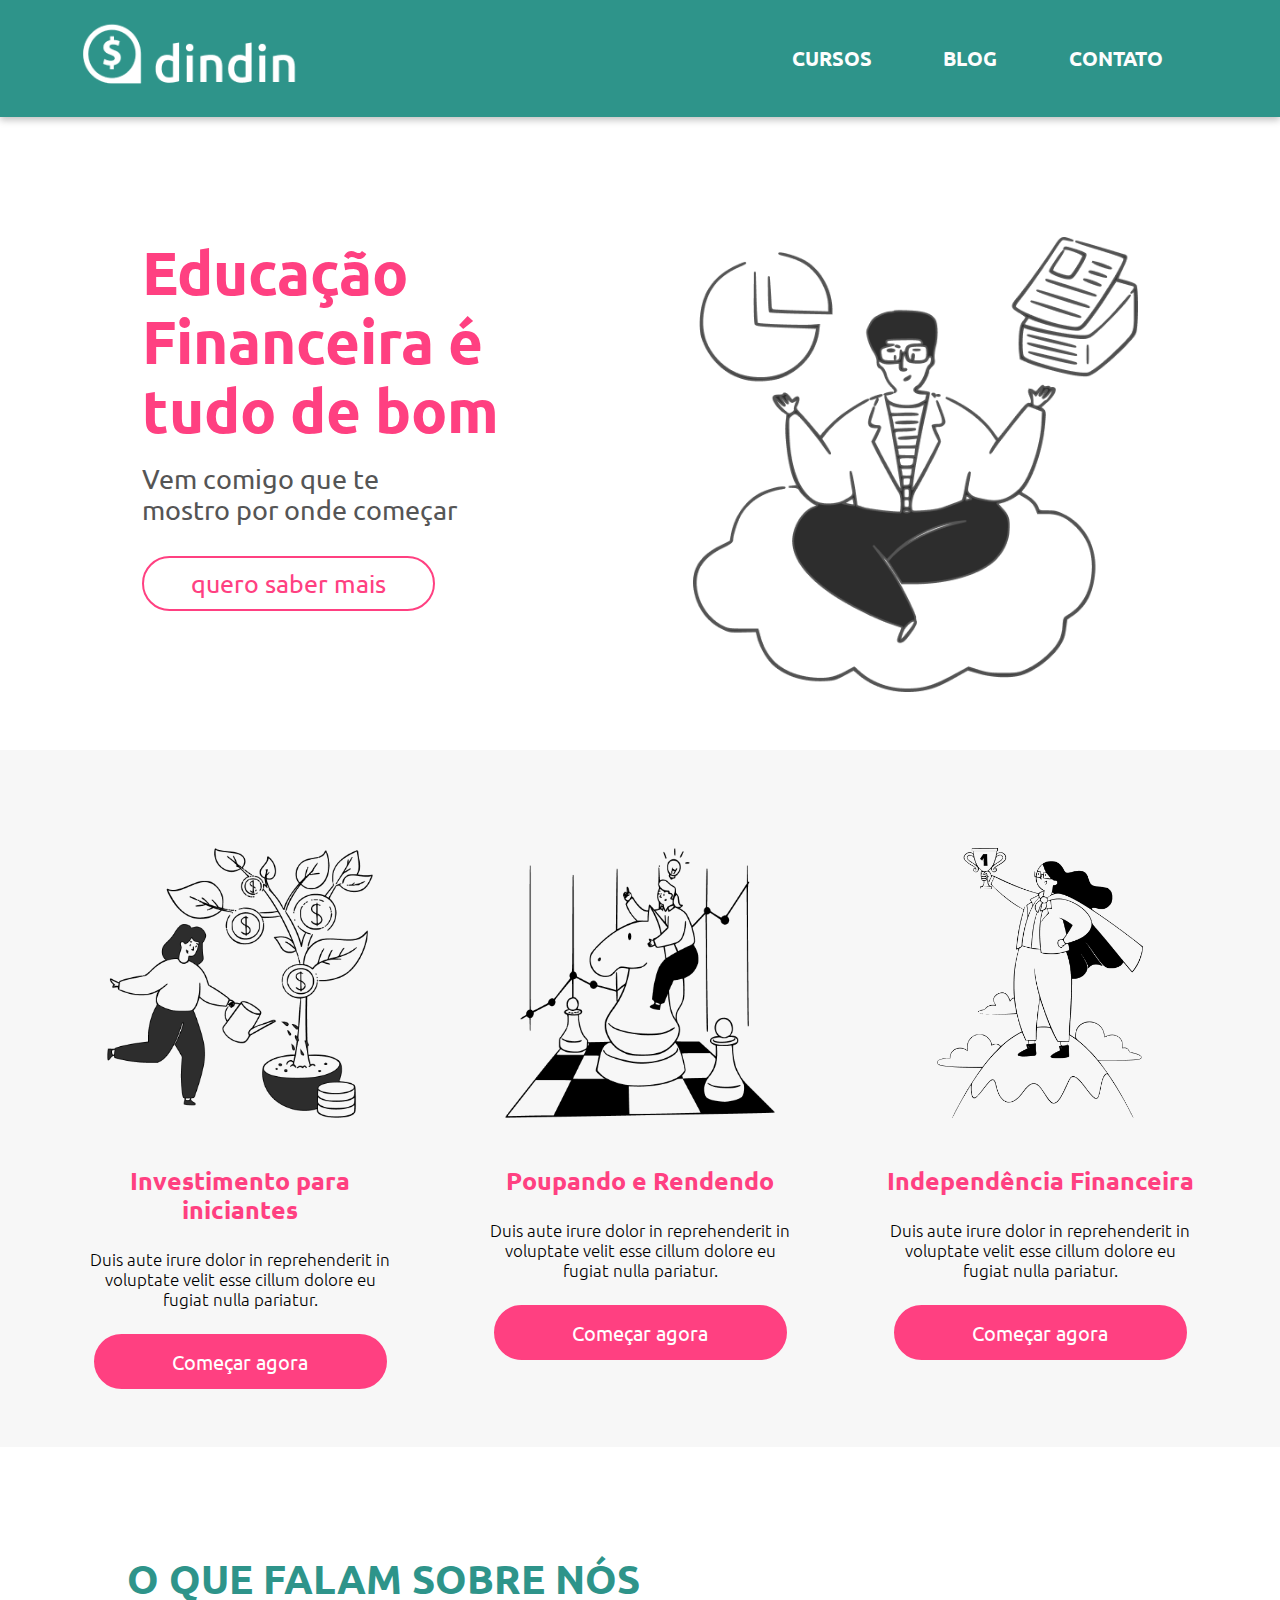
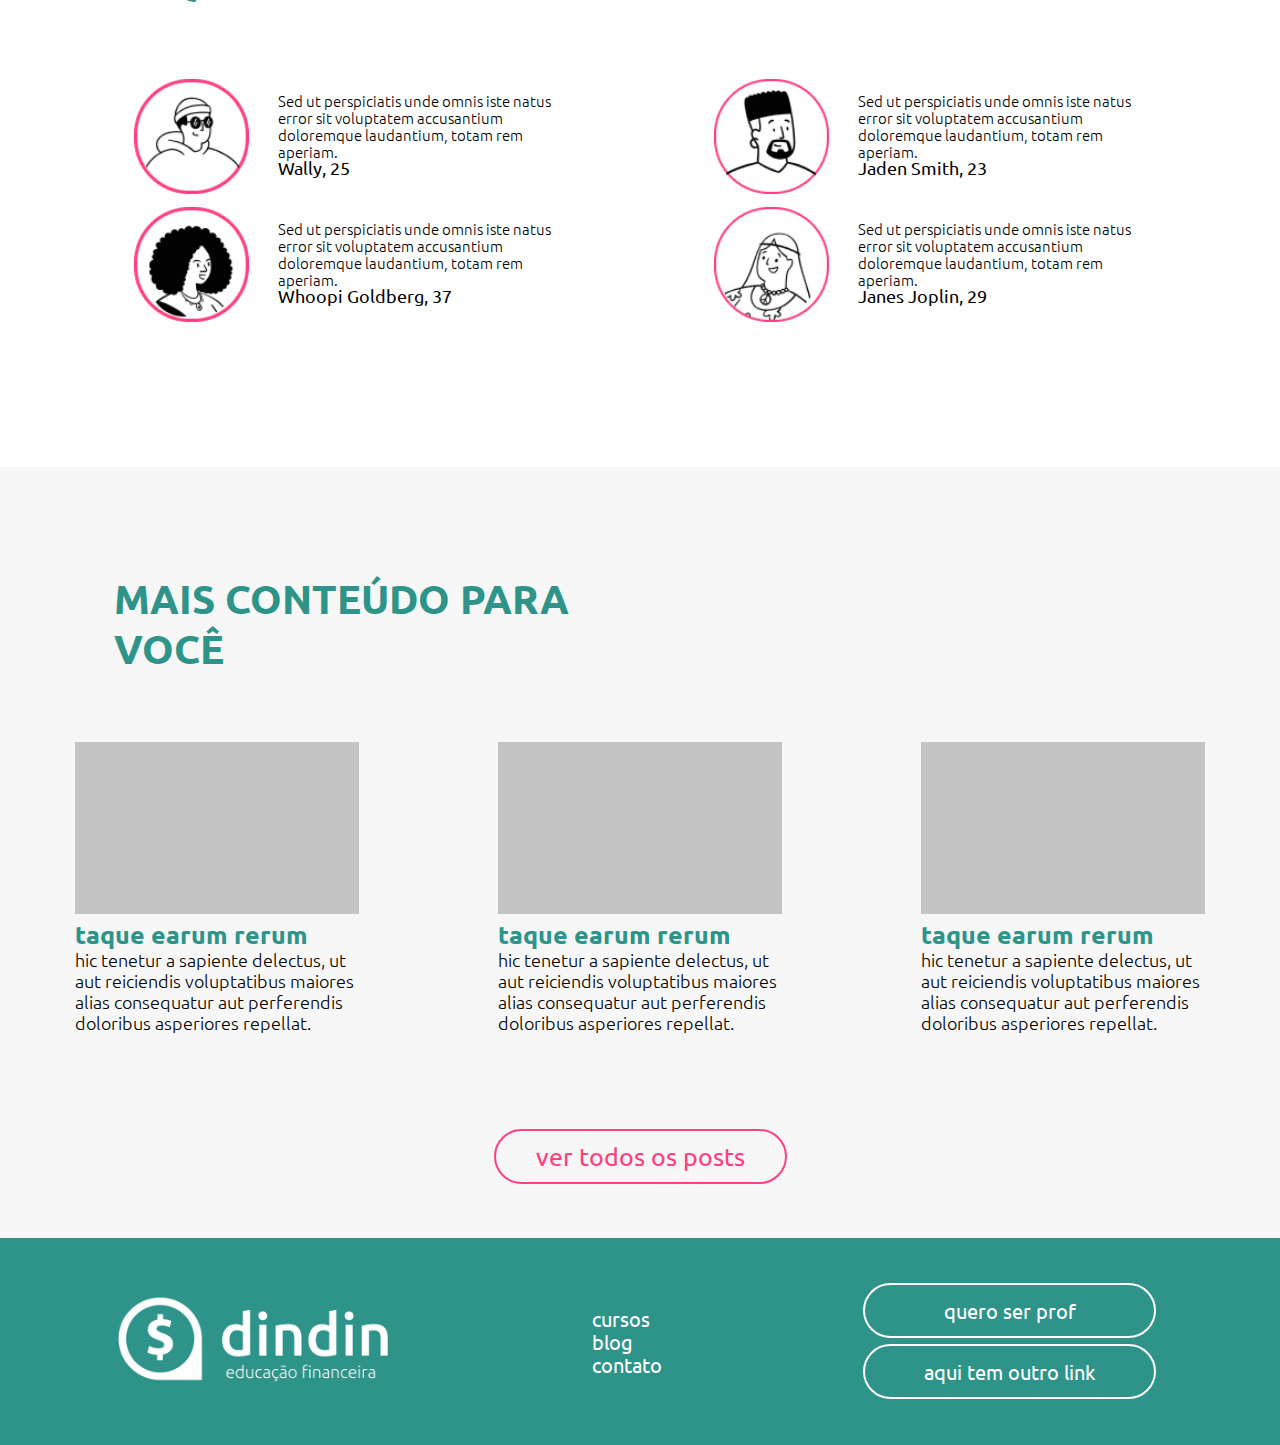
<file: index.html>
<!----------------------------------------------------------------
                      ISAAC ESTEVE AQUI .-.
------------------------------------------------------------------>

<!DOCTYPE html>
<html lang="pt-br">
    <head>
        <meta charset="UTF-8">
        <meta http-equiv="X-UA-Compatible" content="IE=edge">
        <meta name="viewport" content="width=device-width, initial-scale=1.0">
        <link rel="stylesheet" href="./css/style.css" />
        <link rel="preconnect" href="https://fonts.googleapis.com">
        <link rel="preconnect" href="https://fonts.gstatic.com" crossorigin>
        <link href="https://fonts.googleapis.com/css2?family=Ubuntu:wght@300;400;500;700&display=swap" rel="stylesheet">
        <title>DinDin</title>
    </head>
    <body>
        <header>
                <a href="./index.html"><img id="img-header" src="pages/imagens/logo-header.png" alt="logo da dindin"></a>
                
                <nav class="nav-header">
                    <li><a class="header-link" href="./pages/cursos.html" target="_self">CURSOS</a></li>
                    <li><a class="header-link" href="./pages/blog.html"  target="_self">BLOG</a></li>
                    <li><a  class="header-link"href="./pages/contato.html"  target="_self">CONTATO</a></li>
                </nav>
        </header>

    
        <main>

            <!--Primeira div "Educação Financeira é tudo de bom"-->

            <div class="card-container div-1-inicio">
                <section class="card subdiv-1-inicio">
                    <h1 class="elemento-card rosa">Educação Financeira é tudo de bom</h1>
                    <p class="elemento-card">Vem comigo que te mostro por onde começar</p>
                    <a class="elemento-card botao preenchimento-transparente contorno-rosa texto-rosa" href="./pages/contato.html">quero saber mais</a> 
                </section>
                <img id="index-ilustra-banner" src="pages/imagens/ilustra-banner.png" alt="Educação finaneira é tudo de bom">
            </div>

            <!--Segunda div: Carrocel de Cursos -->

            <div class="card-container div-2-inicio">
                <section class="card subdiv-2-inicio">
                    <img class="elemento-card" id="img-card" src="pages/imagens/ilustra-investimento.png" alt="Investimento">
                    <h3 class="elemento-card rosa">Investimento para iniciantes</h4>
                    <p class="elemento-card">Duis aute irure dolor in reprehenderit in voluptate velit esse cillum dolore eu fugiat nulla pariatur.</p>
                    <a class="elemento-card botao preenchimento-rosa contorno-rosa texto-branco" href="./pages/cursos.html">Começar agora</a>
                </section>
                <section class="card subdiv-2-inicio">
                    <img class="elemento-card" id="img-card" src="pages/imagens/ilustra-poupando.png" alt="Polpando">
                    <h3 class="elemento-card rosa">Poupando e Rendendo</h4>
                    <p class="elemento-card">Duis aute irure dolor in reprehenderit in voluptate velit esse cillum dolore eu fugiat nulla pariatur.</p>
                    <a class="elemento-card botao preenchimento-rosa contorno-rosa texto-branco" href="./pages/cursos.html">Começar agora</a>
                </section>
                <section class="card subdiv-2-inicio">
                    <img class="elemento-card" id="img-card" src="pages/imagens/ilustra-independencia.png" alt="Independencia Financeira">
                    <h3 class="elemento-card rosa">Independência Financeira</h4>
                    <p class="elemento-card">Duis aute irure dolor in reprehenderit in voluptate velit esse cillum dolore eu fugiat nulla pariatur.</p>
                    <a class="elemento-card botao preenchimento-rosa contorno-rosa texto-branco" href="./pages/cursos.html">Começar agora</a>
                </section>
                </div>
            </div>

           <!--Terceira div: Depoimentos-->

            <div class="card-container div-3-inicio">

                <h2 class="azul titulo-3e4-inicio">O QUE FALAM SOBRE NÓS</h2>

                <div class="card subdiv-3-inicio">
                    <img class="elemento-card" id="img-depoente" src="pages/imagens/icon-wally.png" alt="Depoente">
                    <div class="elemento-card">
                        <p class="depoimento">Sed ut perspiciatis unde omnis iste natus error sit voluptatem accusantium doloremque laudantium, totam rem aperiam.</p>
                        <p class="nome-depoente">Wally, 25</p>
                    </div>                    
                </div>

                <div class="card subdiv-3-inicio">
                    <img class="elemento-card" id="img-depoente" src="pages/imagens/icon-jaden.png" alt="Depoente">
                    <div class="elemento-card">
                        <p class="elemento-card depoimento">Sed ut perspiciatis unde omnis iste natus error sit voluptatem accusantium doloremque laudantium, totam rem aperiam.</p>
                        <p class="elemento-card nome-depoente">Jaden Smith, 23</p>
                    </div>
                </div>

                <div class="card subdiv-3-inicio">
                    <img class="elemento-card" id="img-depoente" src="pages/imagens/icon-whoopi.png" alt="Depoente">
                    <div class="elemento-card">
                        <p class="elemento-card depoimento">Sed ut perspiciatis unde omnis iste natus error sit voluptatem accusantium doloremque laudantium, totam rem aperiam.</p>
                        <p class="elemento-card nome-depoente">Whoopi Goldberg, 37</p>
                    </div>
                </div>

                <div class="card subdiv-3-inicio">
                    <img class="elemento-card" id="img-depoente" src="pages/imagens/icon-jane.png" alt="Depoente">
                    <div class="elemento-card">
                        <p class="elemento-card depoimento">Sed ut perspiciatis unde omnis iste natus error sit voluptatem accusantium doloremque laudantium, totam rem aperiam.</p>
                        <p class="elemento-card nome-depoente">Janes Joplin, 29</p>
                    </div>
                </div>
            </div>
            
            <!-- Quarta div: "Mais Conteúdo Para Você"-->

            <div class="card-container div-4-inicio">
                <h2 class="azul titulo-3e4-inicio">MAIS CONTEÚDO PARA VOCÊ</h2>
                
                    <div class="card subdiv-4-inicio">
                        <img class="elemento-card" id="img-mockup" src="pages/imagens/img-mockup.png" alt="Mockup de imágem">
                        <h3 class="elemento-card titulo-post-inicio azul">taque earum rerum</h3>
                        <p class="elemento-card subtitulo-post-inicio">hic tenetur a sapiente delectus, ut aut reiciendis voluptatibus maiores alias consequatur aut perferendis doloribus asperiores repellat.</p>
                    </div>
                    <div class="card subdiv-4-inicio">
                        <img class="elemento-card" id="img-mockup" src="pages/imagens/img-mockup.png" alt="Mockup de imágem">
                        <h3 class="elemento-card titulo-post-inicio azul">taque earum rerum</h3>
                        <p class="elemento-card subtitulo-post-inicio">hic tenetur a sapiente delectus, ut aut reiciendis voluptatibus maiores alias consequatur aut perferendis doloribus asperiores repellat.</p>
                    </div>
                    <div class="card subdiv-4-inicio">
                        <img class="elemento-card" id="img-mockup" src="pages/imagens/img-mockup.png" alt="Mockup de imágem">
                        <h3 class="elemento-card titulo-post-inicio azul">taque earum rerum</h3>
                        <p class="elemento-card subtitulo-post-inicio">hic tenetur a sapiente delectus, ut aut reiciendis voluptatibus maiores alias consequatur aut perferendis doloribus asperiores repellat.</p>
                    </div> 
                   
                    <div class="card botao-ver-posts">
                        <a class=" botao preenchimento-transparente contorno-rosa texto-rosa" href="./pages/blog.html">ver todos os posts</a>
                    </div>
                
            </div>
            
        </main>

        <footer >
            <a href="./index.html"><img id="img-footer" src="pages/imagens/logo-footer.png" alt="logo da dindin"></a>
                <nav>
                    <li><a class="footer-link" href="./pages/cursos.html" target="_self">CURSOS</a></li>
                    <li><a class="footer-link" href="./pages/blog.html"  target="_self">BLOG</a></li>
                    <li><a class="footer-link" href="./pages/contato.html"  target="_self">CONTATO</a></li>
                </nav>
                <div>
                    <a class="botao preenchimento-transparente contorno-branco texto-branco" href="./pages/contato.html">quero ser prof</a>
                    <a class="botao preenchimento-transparente contorno-branco texto-branco" href="">aqui tem outro link</a>
                </div>
                
        </footer>    
    </body>
</html>
</file>
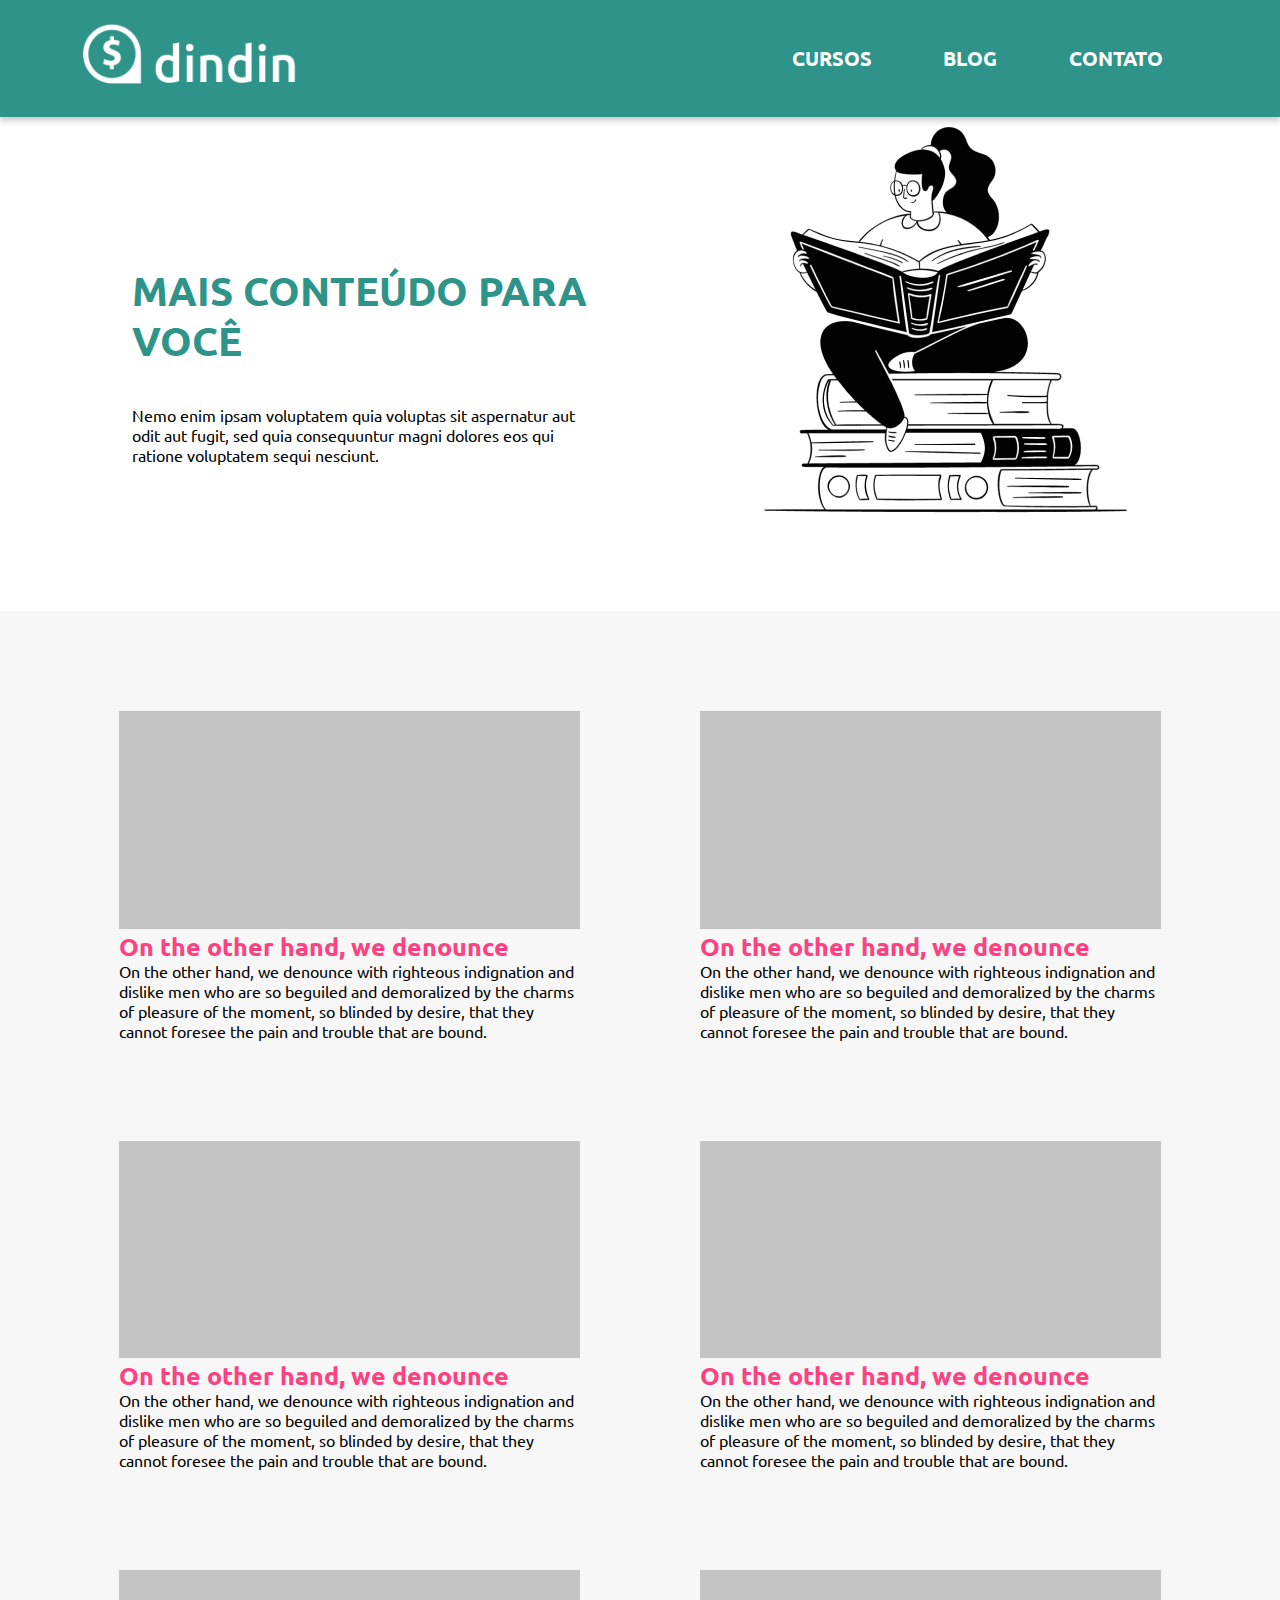
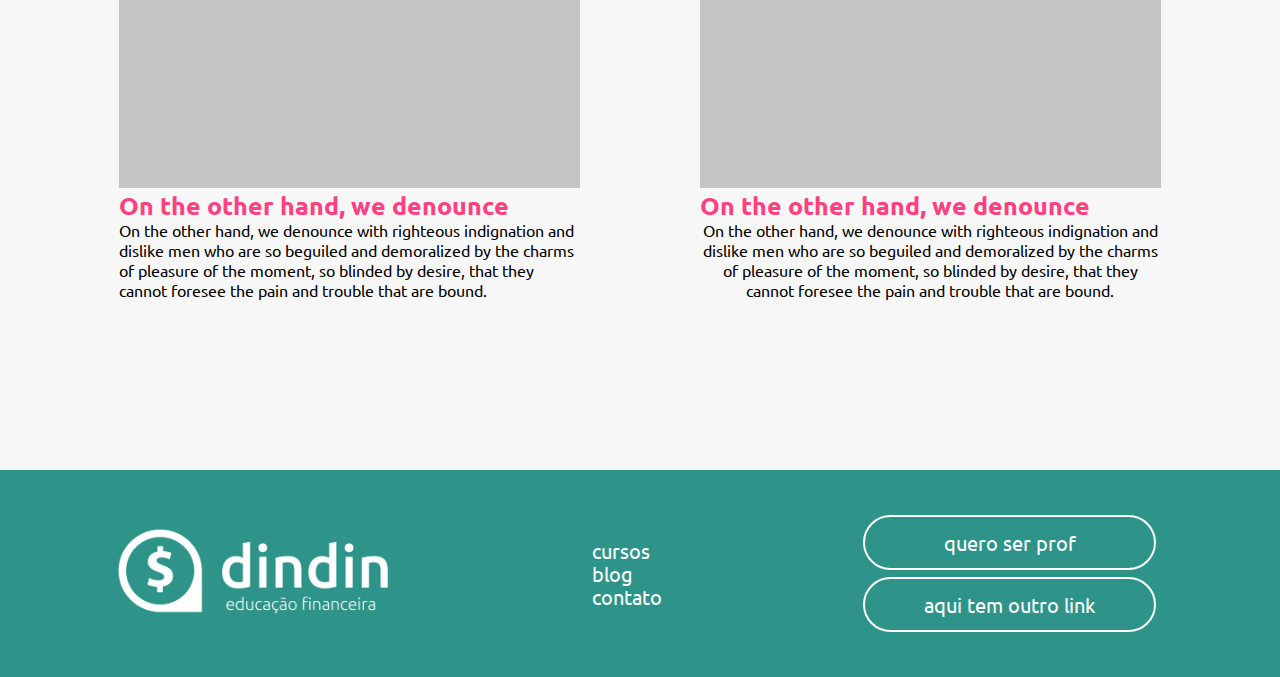
<file: pages/blog.html>
<!DOCTYPE html>
<html lang="pt-br">
    <head>
        <meta charset="UTF-8">
        <meta http-equiv="X-UA-Compatible" content="IE=edge">
        <meta name="viewport" content="width=device-width, initial-scale=1.0">
        <link rel="stylesheet" href="../css/style.css" />
        <link rel="preconnect" href="https://fonts.googleapis.com">
        <link rel="preconnect" href="https://fonts.gstatic.com" crossorigin>
        <link href="https://fonts.googleapis.com/css2?family=Ubuntu:wght@300;400;500;700&display=swap" rel="stylesheet">
        <title>DinDin</title>
    </head>
    <body>
        <header>
                <a href="../index.html"><img id="img-header" src="imagens/logo-header.png" alt="logo da dindin"></a>
                
                <nav class="nav-header">
                    <li><a class="header-link" href="../pages/cursos.html" target="_self">CURSOS</a></li>
                    <li><a class="header-link" href="../pages/blog.html"  target="_self">BLOG</a></li>
                    <li><a  class="header-link"href="../pages/contato.html"  target="_self">CONTATO</a></li>
                </nav>
        </header>

        <main >
            <div id="cabc">
                <section>
                    <h2 class="azul">MAIS CONTEÚDO PARA VOCÊ</h2>
                    <p>Nemo enim ipsam voluptatem quia voluptas sit aspernatur aut odit aut fugit, sed quia consequuntur magni dolores eos qui ratione voluptatem sequi nesciunt.</p>
                </section>
                <img src="imagens/ilustra-blog.png" alt="">
            </div>
            <div class="card-container cont">
                <section class="card blog-card">
                    <img src="imagens/img-mockup.png"  class="elemento-card pad-top" id="img-blog" alt="">
                    <h3 class="elemento-card rosa txt-rs">On the other hand, we denounce</h3>
                    <p class="elemento-card txt-cont">On the other hand, we denounce with righteous indignation and dislike men who are so beguiled and demoralized by the charms of pleasure of the moment, so blinded by desire, that they cannot foresee the pain and trouble that are bound.</p>
                </section>
                <section class="card blog-card">
                    <img src="imagens/img-mockup.png"  class="elemento-card pad-top" id="img-blog" alt="">
                    <h3 class="elemento-card rosa txt-rs">On the other hand, we denounce</h3>
                    <p class="elemento-card txt-cont" >On the other hand, we denounce with righteous indignation and dislike men who are so beguiled and demoralized by the charms of pleasure of the moment, so blinded by desire, that they cannot foresee the pain and trouble that are bound.</p>
                </section>
                <section class="card blog-card">
                    <img src="imagens/img-mockup.png"  class="elemento-card" id="img-blog" alt="">
                    <h3 class="elemento-card rosa txt-rs">On the other hand, we denounce</h3>
                    <p class="elemento-card txt-cont">On the other hand, we denounce with righteous indignation and dislike men who are so beguiled and demoralized by the charms of pleasure of the moment, so blinded by desire, that they cannot foresee the pain and trouble that are bound.</p>
                </section >
                <section class="card blog-card">
                    <img src="imagens/img-mockup.png"  class="elemento-card" id="img-blog" alt="">
                    <h3 class="elemento-card rosa txt-rs">On the other hand, we denounce</h3>
                    <p class="elemento-card txt-cont">On the other hand, we denounce with righteous indignation and dislike men who are so beguiled and demoralized by the charms of pleasure of the moment, so blinded by desire, that they cannot foresee the pain and trouble that are bound.</p>
                </section>
                <section class="card blog-card">
                    <img src="imagens/img-mockup.png"  class="elemento-card" id="img-blog" alt="">
                    <h3 class="elemento-card rosa txt-rs">On the other hand, we denounce</h3>
                    <p class="elemento-card txt-cont pad-bt">On the other hand, we denounce with righteous indignation and dislike men who are so beguiled and demoralized by the charms of pleasure of the moment, so blinded by desire, that they cannot foresee the pain and trouble that are bound.</p>
                </section>
                <section class="card blog-card">
                    <img src="imagens/img-mockup.png"  class="elemento-card" id="img-blog" alt="">
                    <h3 class="elemento-card rosa txt-rs">On the other hand, we denounce</h3>
                    <p class="elemento-card pad-bt">On the other hand, we denounce with righteous indignation and dislike men who are so beguiled and demoralized by the charms of pleasure of the moment, so blinded by desire, that they cannot foresee the pain and trouble that are bound.</p>
                </section>
            </div>
        </main>

        <footer >
            <a href="../index.html"><img id="img-footer" src="imagens/logo-footer.png" alt="logo da dindin"></a>
                <nav>
                    <li><a class="footer-link" href="../pages/cursos.html" target="_self">CURSOS</a></li>
                    <li><a class="footer-link" href="../pages/blog.html"  target="_self">BLOG</a></li>
                    <li><a class="footer-link" href="../pages/contato.html"  target="_self">CONTATO</a></li>
                </nav>
                <div>
                    <!--------------------------------------------------------------------------------
                        A ESTRATÉGIA AQUI É DIVIDIR AS CARACTERÍSTICAS DE CADA BOTÃO 
                        EM CLASSES DISTINTAS PARA NÃO PRECISAR ESTILIZAR BOTÃO POR BOTÃO.
                        FAZENDO ASSIM, FICA MAIS FÁCIL MUDAR GLOBALMENTE AS CARACTERÍSTICAS 
                        DESSES ELEMENTOS.
                        NOTE QUE: TODOS OS BOTÕES POSSUEM A CLASSE "BOTAO"
                                CADA CARACTERÍSTICA DELE, COMO O PREENCHIMENTO, O CONTORNO E O TEXTO
                                SÃO ESTILIZADOS SEPARADAMENTE.
                    ---------------------------------------------------------------------------------->
                    <a class="botao preenchimento-transparente contorno-branco texto-branco" href="../pages/contato.html">quero ser prof</a>
                    <a class="botao preenchimento-transparente contorno-branco texto-branco" href="#">aqui tem outro link</a>
                </div>
                
        </footer>    
    </body>
</html>
</file>
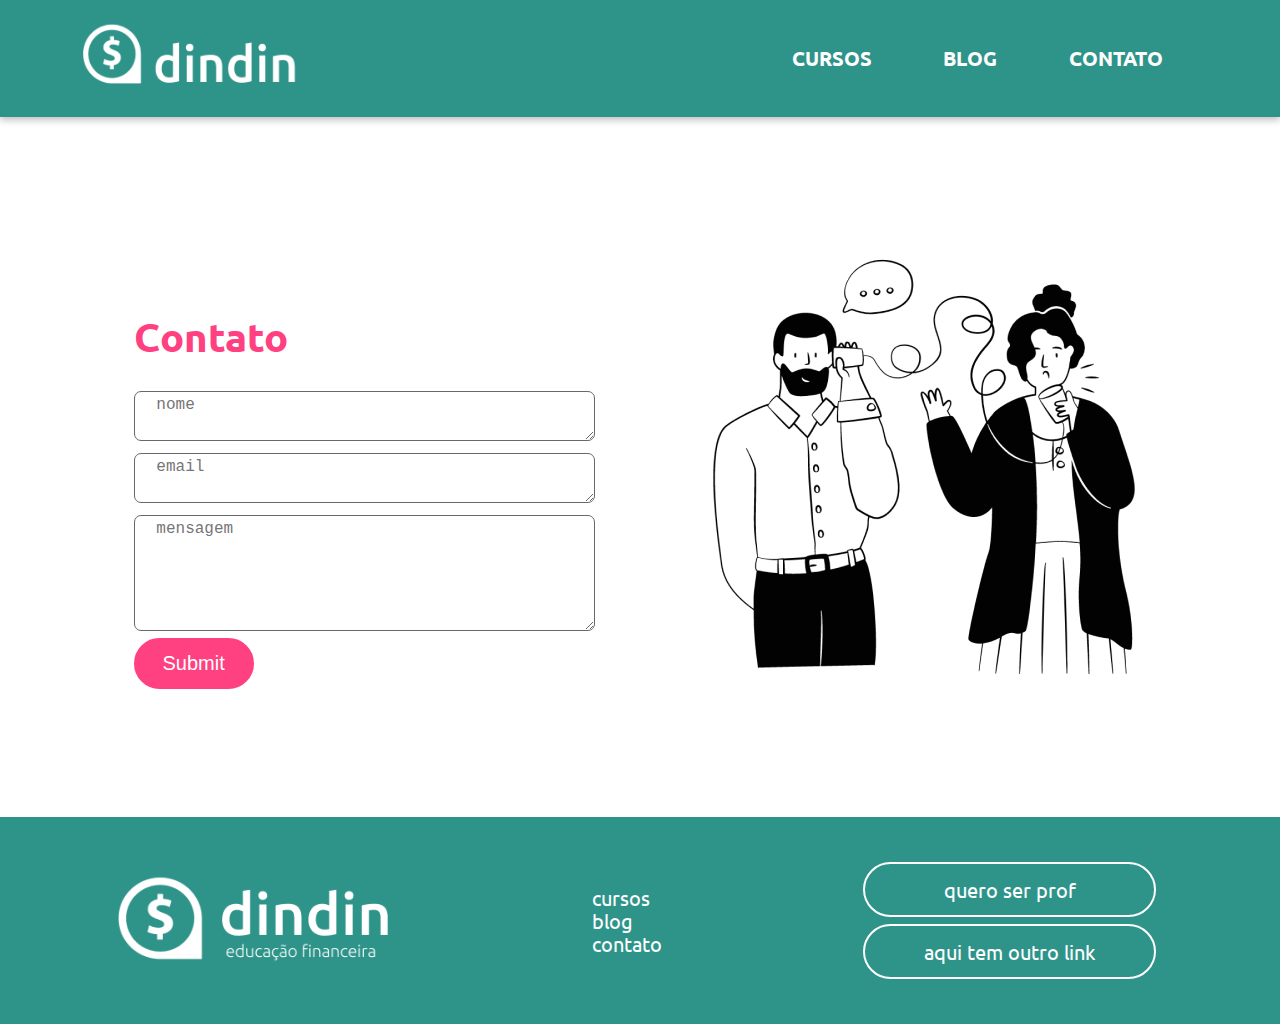
<file: pages/contato.html>
<!----------------------------------------------------------------
                      ISAAC ESTEVE AQUI .-.
------------------------------------------------------------------>

<!DOCTYPE html>
<html lang="pt-br">
    <head>
        <meta charset="UTF-8">
        <meta http-equiv="X-UA-Compatible" content="IE=edge">
        <meta name="viewport" content="width=device-width, initial-scale=1.0">
        <link rel="stylesheet" href="../css/style.css" />
        <link rel="preconnect" href="https://fonts.googleapis.com">
        <link rel="preconnect" href="https://fonts.gstatic.com" crossorigin>
        <link href="https://fonts.googleapis.com/css2?family=Ubuntu:wght@300;400;500;700&display=swap" rel="stylesheet">
        <title>DinDin</title>
    </head>
    <body>
        <header>

                <a href="../index.html"><img id="img-header" src="imagens/logo-header.png" alt="logo da dindin"></a>
                
                <nav class="nav-header">
                    <li><a class="header-link" href="../pages/cursos.html" target="_self">CURSOS</a></li>
                    <li><a class="header-link" href="../pages/blog.html"  target="_self">BLOG</a></li>
                    <li><a  class="header-link"href="../pages/contato.html"  target="_self">CONTATO</a></li>
                </nav>

        </header>

        <main>
            <div class="card-container div-contato">

                <div class="card subdiv-contato">

                    <h2 class="titulo-contato rosa">Contato</h2>
                    <form action="#" method="post">
                        <textarea class="elemento-card" type="text" placeholder="nome" required></textarea>
                        <textarea class="elemento-card" type="email" placeholder="email" required></textarea>
                        <textarea class="elemento-card" type="mensagem" rows="5" placeholder="mensagem" required></textarea>
                        <input class="elemento-card botao contorno-rosa preenchimento-rosa texto-branco" type="submit">
                    </form>

                </div>
                <div class="card">

                    <img   id="img-contato" src="imagens/ilustra-contato.png" alt="Entre em contato conosco">

                </div>
            </div>
        </main>

        <footer >
            <a href="../index.html"><img id="img-footer" src="imagens/logo-footer.png" alt="logo da dindin"></a>
                <nav>
                    <li><a class="footer-link" href="../pages/cursos.html" target="_self">CURSOS</a></li>
                    <li><a class="footer-link" href="../pages/blog.html"  target="_self">BLOG</a></li>
                    <li><a class="footer-link" href="../pages/contato.html"  target="_self">CONTATO</a></li>
                </nav>
                <div>
                    <a class="botao preenchimento-transparente contorno-branco texto-branco" href="../pages/contato.html">quero ser prof</a>
                    <a class="botao preenchimento-transparente contorno-branco texto-branco" href="#">aqui tem outro link</a>
                </div>
                
        </footer>    
    </body>
</html>
</file>
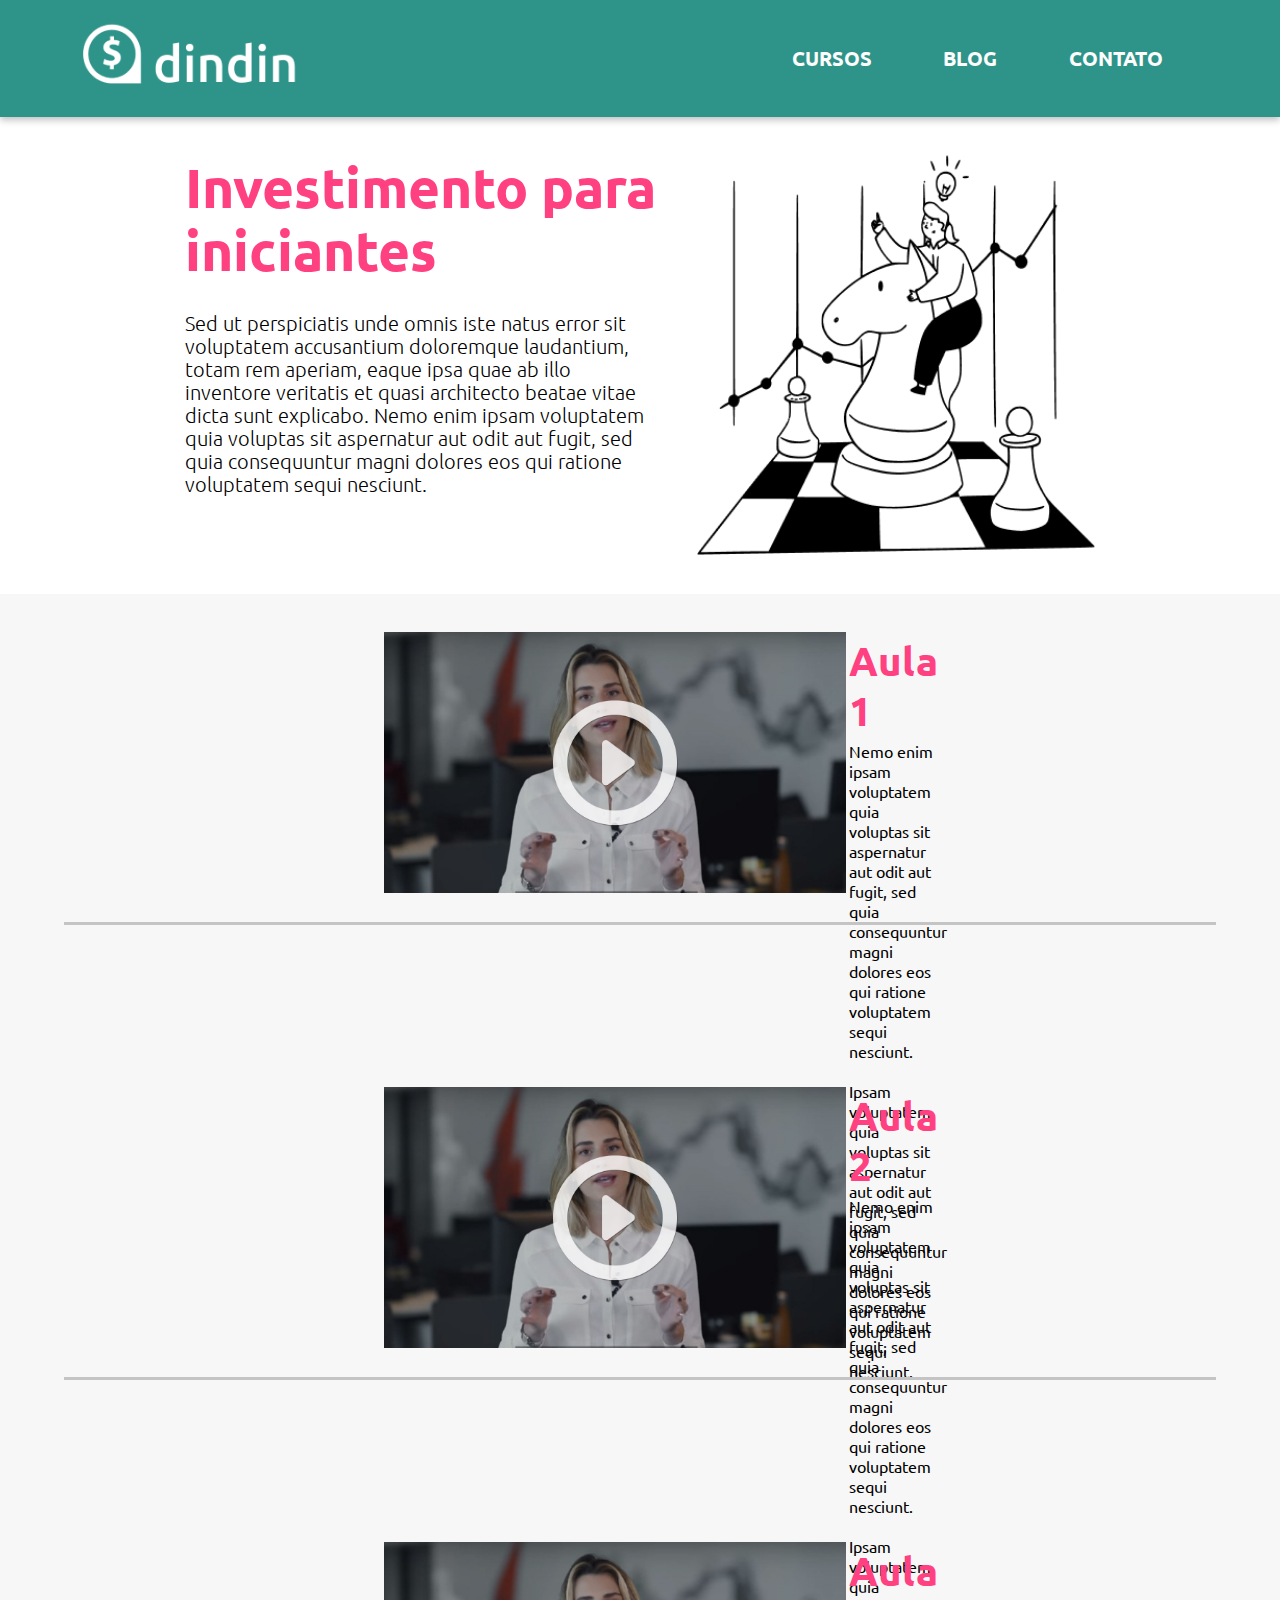
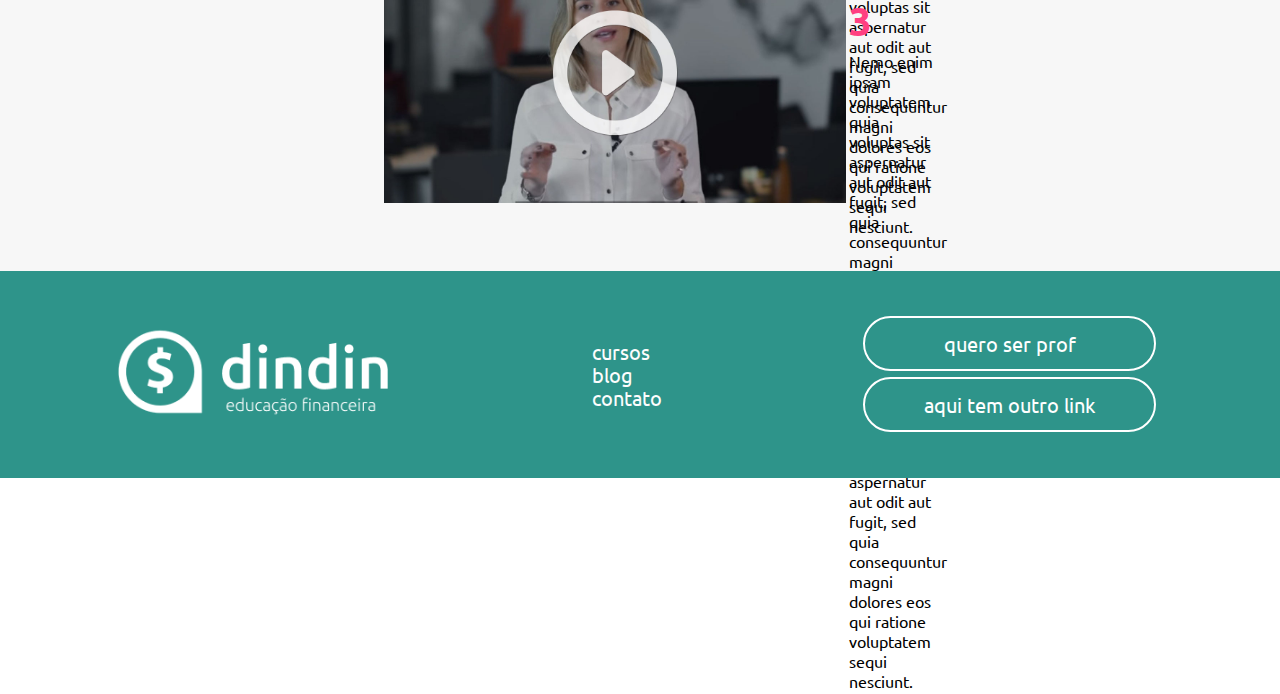
<file: pages/curso.html>
<!DOCTYPE html>
<html lang="pt-br">
<head>
    <meta charset="UTF-8">
    <meta http-equiv="X-UA-Compatible" content="IE=edge">
    <meta name="viewport" content="width=device-width, initial-scale=1.0">
    <link rel="stylesheet" href="../css/style.css" />
    <link rel="preconnect" href="https://fonts.googleapis.com">
    <link rel="preconnect" href="https://fonts.gstatic.com" crossorigin>
    <link href="https://fonts.googleapis.com/css2?family=Ubuntu:wght@300;400;500;700&display=swap" rel="stylesheet">
    <title>DinDin</title>
</head>

<body>
    <header>
        <a href="../index.html"><img id="img-header" src="imagens/logo-header.png" alt="logo da dindin"></a>

        <nav class="nav-header">
            <li><a class="header-link" href="../pages/cursos.html" target="_self">CURSOS</a></li>
            <li><a class="header-link" href="../pages/blog.html" target="_self">BLOG</a></li>
            <li><a class="header-link" href="../pages/contato.html" target="_self">CONTATO</a></li>
        </nav>
    </header>

    <main>


        <div class="intro">
            <section class="card-intro">
                <h1>Investimento para iniciantes</h1>
                <p>Sed ut perspiciatis unde omnis iste natus error sit voluptatem accusantium doloremque laudantium,
                    totam rem aperiam, eaque ipsa quae ab illo inventore veritatis et quasi architecto beatae vitae
                    dicta sunt explicabo. Nemo enim ipsam voluptatem quia voluptas sit aspernatur aut odit aut fugit,
                    sed quia consequuntur magni dolores eos qui ratione voluptatem sequi nesciunt. </p>

            </section>
            <img src="./imagens/ilustra-poupando.png" id="imagem1">
            
        </div>



        <div class="card-container fundo">

            <div class="card subdiv-3-inicio cardaulas">
                <img class="elemento-card" id="img-aula" src="imagens/videoaula.jpg" alt="Depoente">
                <div class="elemento-card">
                    <h2 class="cursotitulo rosa">Aula 1</h2>
                    <p class="cursodesc">Nemo enim ipsam voluptatem quia voluptas sit aspernatur aut odit aut fugit, sed quia consequuntur
                        magni dolores eos qui ratione voluptatem sequi nesciunt.<br/><br/>

                        Ipsam voluptatem quia voluptas sit aspernatur aut odit aut fugit, sed quia consequuntur magni
                        dolores eos qui ratione voluptatem sequi nesciunt. </p>
                </div>    
                                
            </div>
            <div class="linha" ></div>
            <div class="card subdiv-3-inicio cardaulas">
                <img class="elemento-card" id="img-aula" src="imagens/videoaula.jpg" alt="Depoente">
                <div class="elemento-card">
                    <h2 class="cursotitulo rosa">Aula 2</h2>
                    <p class="cursodesc">Nemo enim ipsam voluptatem quia voluptas sit aspernatur aut odit aut fugit, sed quia consequuntur
                        magni dolores eos qui ratione voluptatem sequi nesciunt.<br/><br/>

                        Ipsam voluptatem quia voluptas sit aspernatur aut odit aut fugit, sed quia consequuntur magni
                        dolores eos qui ratione voluptatem sequi nesciunt. </p>
                </div>                    
            </div>
            <div class="linha1" ></div>
            <div class="card subdiv-3-inicio cardaulas">
                <img class="elemento-card" id="img-aula" src="imagens/videoaula.jpg" alt="Depoente">
                <div class="elemento-card">
                    <h2 class="cursotitulo rosa">Aula 3</h2>
                    <p class="cursodesc">Nemo enim ipsam voluptatem quia voluptas sit aspernatur aut odit aut fugit, sed quia consequuntur
                        magni dolores eos qui ratione voluptatem sequi nesciunt.<br/><br/>

                        Ipsam voluptatem quia voluptas sit aspernatur aut odit aut fugit, sed quia consequuntur magni
                        dolores eos qui ratione voluptatem sequi nesciunt. </p>
                </div>                    
            </div>
            

        </div>

    </main>

    <footer>
        <a href="../index.html"><img id="img-footer" src="imagens/logo-footer.png" alt="logo da dindin"></a>
        <nav>
            <li><a class="footer-link" href="../pages/cursos.html" target="_self">CURSOS</a></li>
            <li><a class="footer-link" href="../pages/blog.html" target="_self">BLOG</a></li>
            <li><a class="footer-link" href="../pages/contato.html" target="_self">CONTATO</a></li>
        </nav>
        <div>
            <a class="botao preenchimento-transparente contorno-branco texto-branco" href="../pages/contato.html">quero
                ser prof</a>
            <a class="botao preenchimento-transparente contorno-branco texto-branco" href="#">aqui tem outro link</a>
        </div>

    </footer>
</body>

</html>
</file>
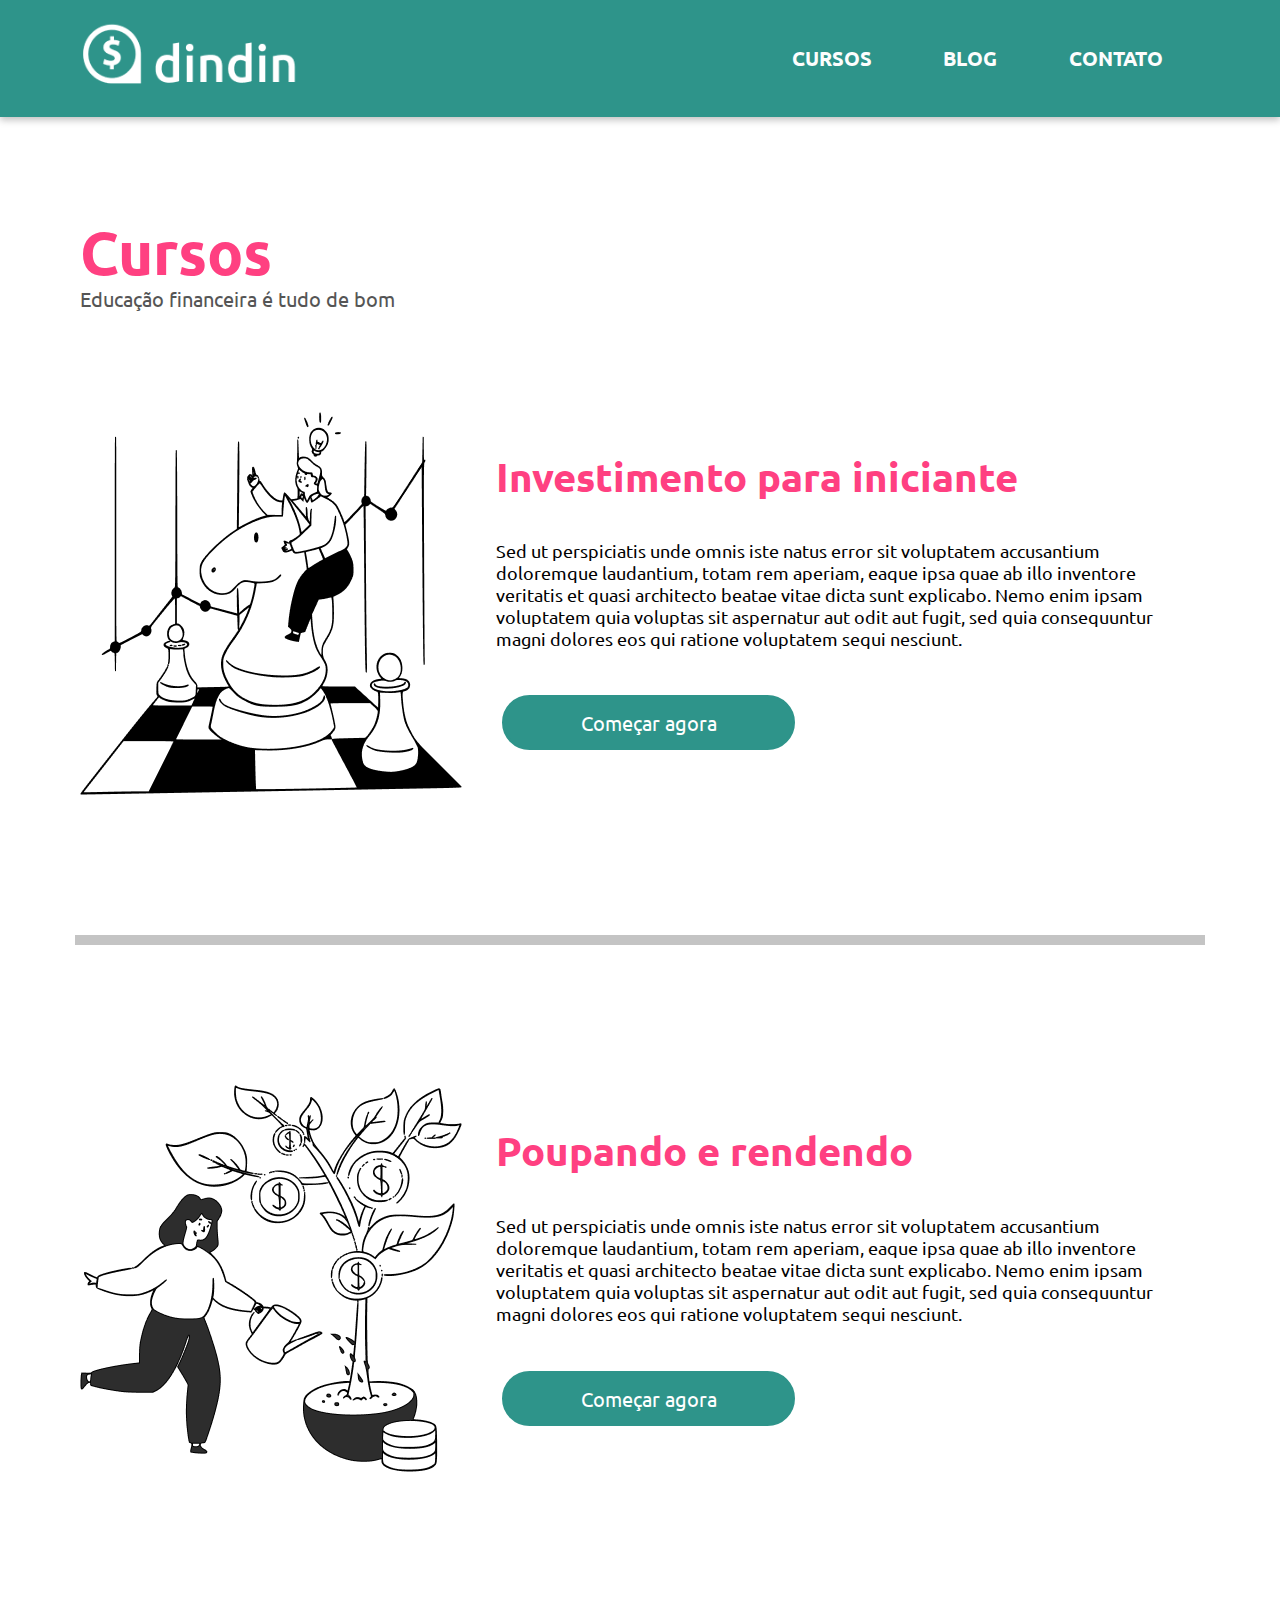
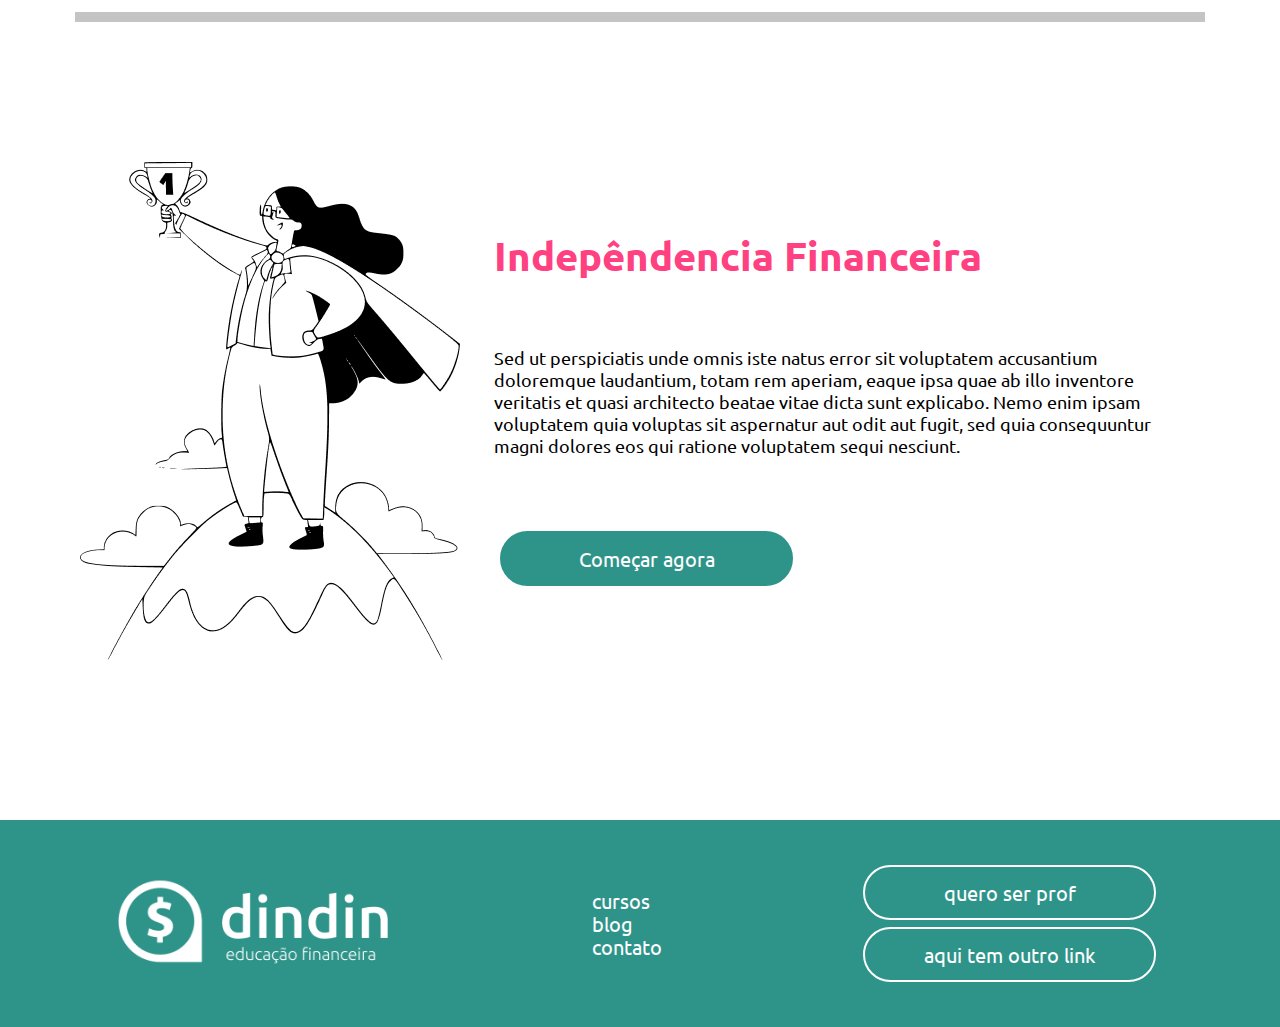
<file: pages/cursos.html>
<!DOCTYPE html>
<html lang="pt-br">

<head>
    <meta charset="UTF-8">
    <meta http-equiv="X-UA-Compatible" content="IE=edge">
    <meta name="viewport" content="width=device-width, initial-scale=1.0">
    <link rel="stylesheet" href="../css/style.css" />
    <link rel="preconnect" href="https://fonts.googleapis.com">
    <link rel="preconnect" href="https://fonts.gstatic.com" crossorigin>
    <link href="https://fonts.googleapis.com/css2?family=Ubuntu:wght@300;400;500;700&display=swap" rel="stylesheet">
    <title>DinDin</title>
</head>

<body>
    <header>
        <a href="../index.html"><img id="img-header" src="imagens/logo-header.png" alt="logo da dindin"></a>

        <nav class="nav-header">
            <li><a class="header-link" href="../pages/cursos.html" target="_self">CURSOS</a></li>
            <li><a class="header-link" href="../pages/blog.html" target="_self">BLOG</a></li>
            <li><a class="header-link" href="../pages/contato.html" target="_self">CONTATO</a></li>
        </nav>
    </header>

    <main>
        <main class="conteudo-pagina2">
            <div class="titulo-pagina2">
                <h1 class="rosa">Cursos</h1>
                <p class="paragrafopagina2">Educação financeira é tudo de bom</p>
            </div>
            <section class="cards-pagina2">
                <div class="card-pagina2">
                    <img src="imagens/ilustra-poupando.png" alt="homem poupando">
                    <div class="elementos-card-pagina2">
                        <h2 class="rosa">Investimento para iniciante</h2>
                        <p class="paragrafocardpagina2"> Sed ut perspiciatis unde omnis iste natus error sit voluptatem
                            accusantium doloremque
                            laudantium,
                            totam rem aperiam, eaque ipsa quae ab illo inventore veritatis et quasi architecto beatae
                            vitae
                            dicta sunt explicabo. Nemo enim ipsam voluptatem quia voluptas sit aspernatur aut odit aut
                            fugit,
                            sed quia consequuntur magni dolores eos qui ratione voluptatem sequi nesciunt. </p>
                        <a class="botao-pagina2 botao preenchimento-azul contorno-azul texto-branco"
                            href="./curso.html">Começar agora</a>
                    </div>
                </div>
                <div class="linhahorizontal"></div>
                <div class="card-pagina2">
                    <img src="imagens/ilustra-investimento.png" alt="mulher regando">
                    <div class="elementos-card-pagina2">
                        <h2 class="rosa">Poupando e rendendo</h2>
                        <p class="paragrafocardpagina2"> Sed ut perspiciatis unde omnis iste natus error sit voluptatem
                            accusantium doloremque
                            laudantium,
                            totam rem aperiam, eaque ipsa quae ab illo inventore veritatis et quasi architecto beatae
                            vitae
                            dicta sunt explicabo. Nemo enim ipsam voluptatem quia voluptas sit aspernatur aut odit aut
                            fugit,
                            sed quia consequuntur magni dolores eos qui ratione voluptatem sequi nesciunt. </p>
                        <a class="botao-pagina2 botao preenchimento-azul contorno-azul texto-branco"
                        href="./curso.html">Começar agora</a>
                    </div>
                </div>
                <div class="linhahorizontal"></div>
                <div class="card-pagina2">
                    <img src="imagens/ilustra-independencia.png" alt="vencedor">
                    <div class="elementos-card-pagina2">
                        <h2 class="rosa">Indepêndencia Financeira</h2>
                        <p class="paragrafocardpagina2"> Sed ut perspiciatis unde omnis iste natus error sit voluptatem
                            accusantium doloremque laudantium,
                            totam rem aperiam, eaque ipsa quae ab illo inventore veritatis et quasi architecto beatae
                            vitae
                            dicta sunt explicabo. Nemo enim ipsam voluptatem quia voluptas sit aspernatur aut odit aut
                            fugit,
                            sed quia consequuntur magni dolores eos qui ratione voluptatem sequi nesciunt. </p>
                        <a class="botao-pagina2 botao preenchimento-azul contorno-azul texto-branco"
                        href="./curso.html">Começar agora</a>
                    </div>
                </div>
            </section>
        </main>
    </main>

    <footer>
        <a href="../index.html"><img id="img-footer" src="imagens/logo-footer.png" alt="logo da dindin"></a>
        <nav>
            <li><a class="footer-link" href="../pages/cursos.html" target="_self">CURSOS</a></li>
            <li><a class="footer-link" href="../pages/blog.html" target="_self">BLOG</a></li>
            <li><a class="footer-link" href="../pages/contato.html" target="_self">CONTATO</a></li>
        </nav>
        <div>
            <!--------------------------------------------------------------------------------
                        A ESTRATÉGIA AQUI É DIVIDIR AS CARACTERÍSTICAS DE CADA BOTÃO 
                        EM CLASSES DISTINTAS PARA NÃO PRECISAR ESTILIZAR BOTÃO POR BOTÃO.
                        FAZENDO ASSIM, FICA MAIS FÁCIL MUDAR GLOBALMENTE AS CARACTERÍSTICAS 
                        DESSES ELEMENTOS.
                        NOTE QUE: TODOS OS BOTÕES POSSUEM A CLASSE "BOTAO"
                                CADA CARACTERÍSTICA DELE, COMO O PREENCHIMENTO, O CONTORNO E O TEXTO
                                SÃO ESTILIZADOS SEPARADAMENTE.
                    ---------------------------------------------------------------------------------->
            <a class="botao preenchimento-transparente contorno-branco texto-branco" href="../pages/contato.html">quero
                ser prof</a>
            <a class="botao preenchimento-transparente contorno-branco texto-branco" href="#">aqui tem outro link</a>
        </div>

    </footer>
</body>

</html>
</file>
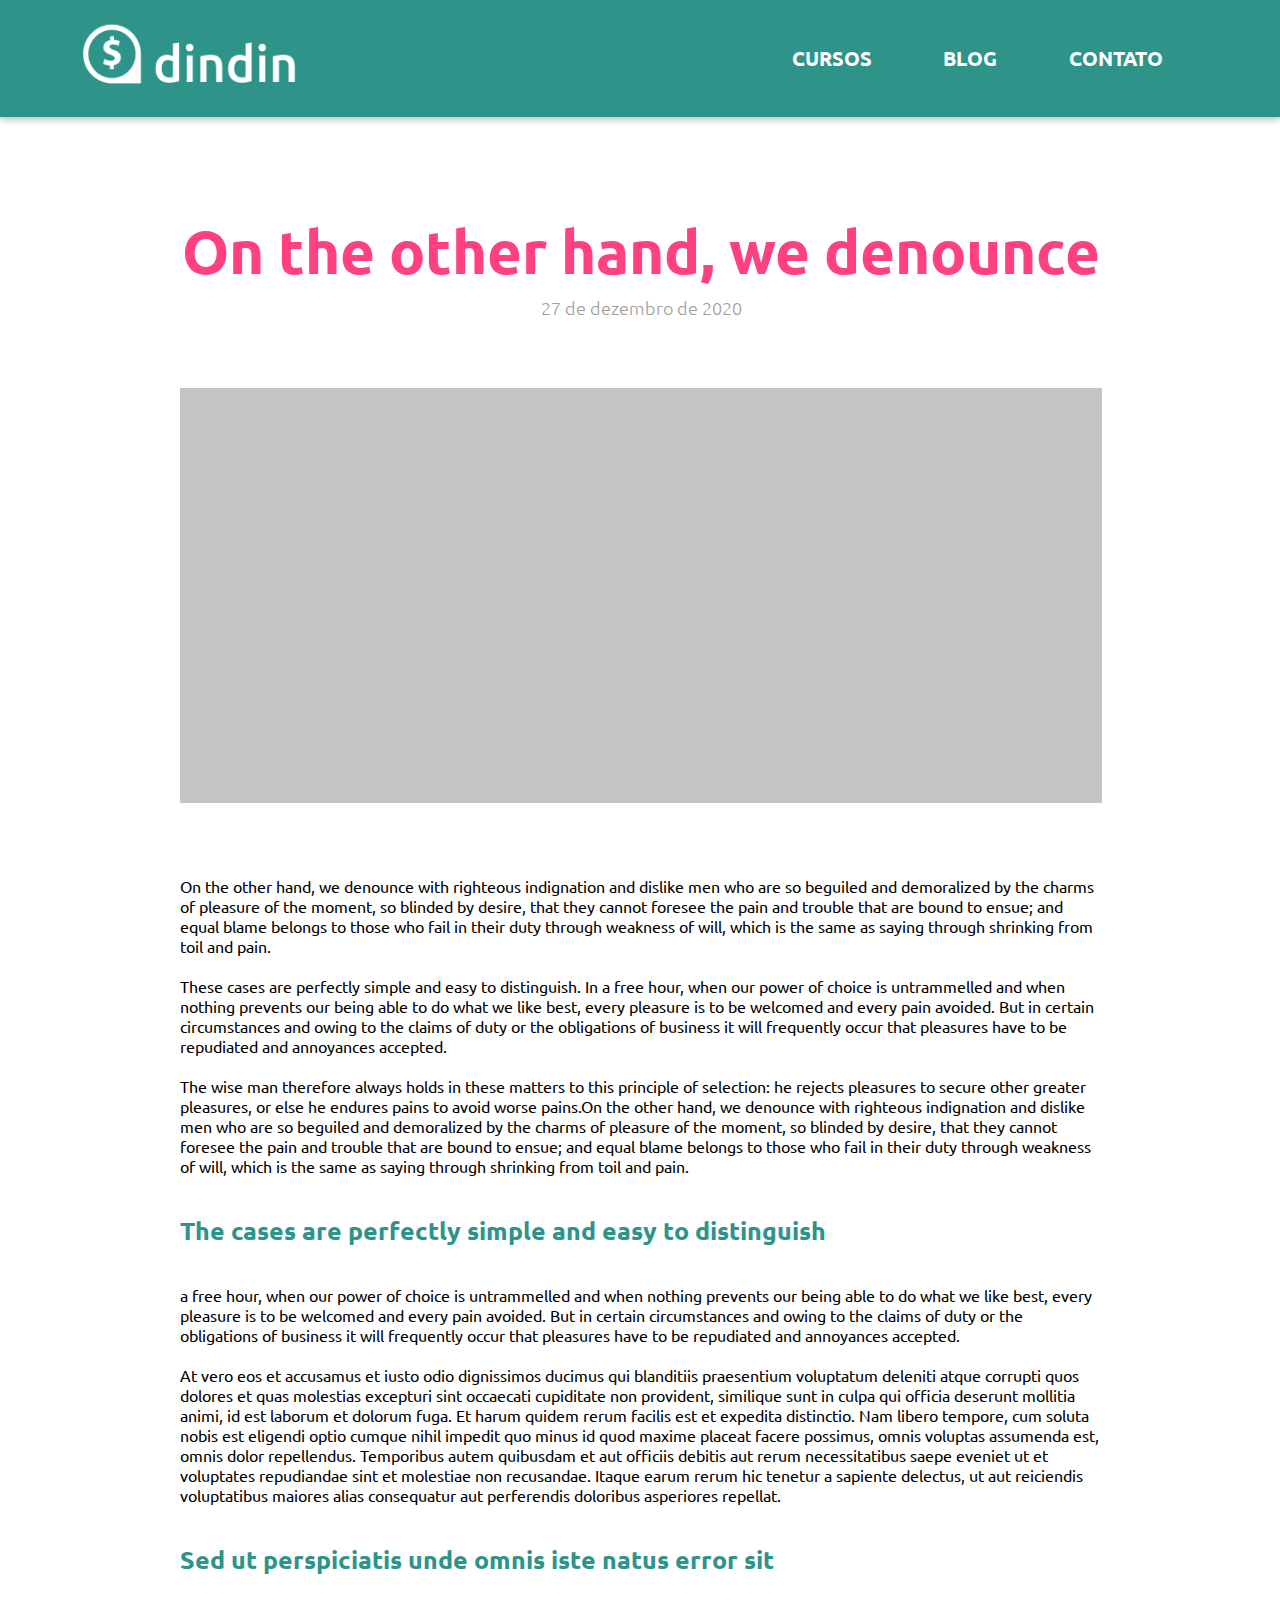
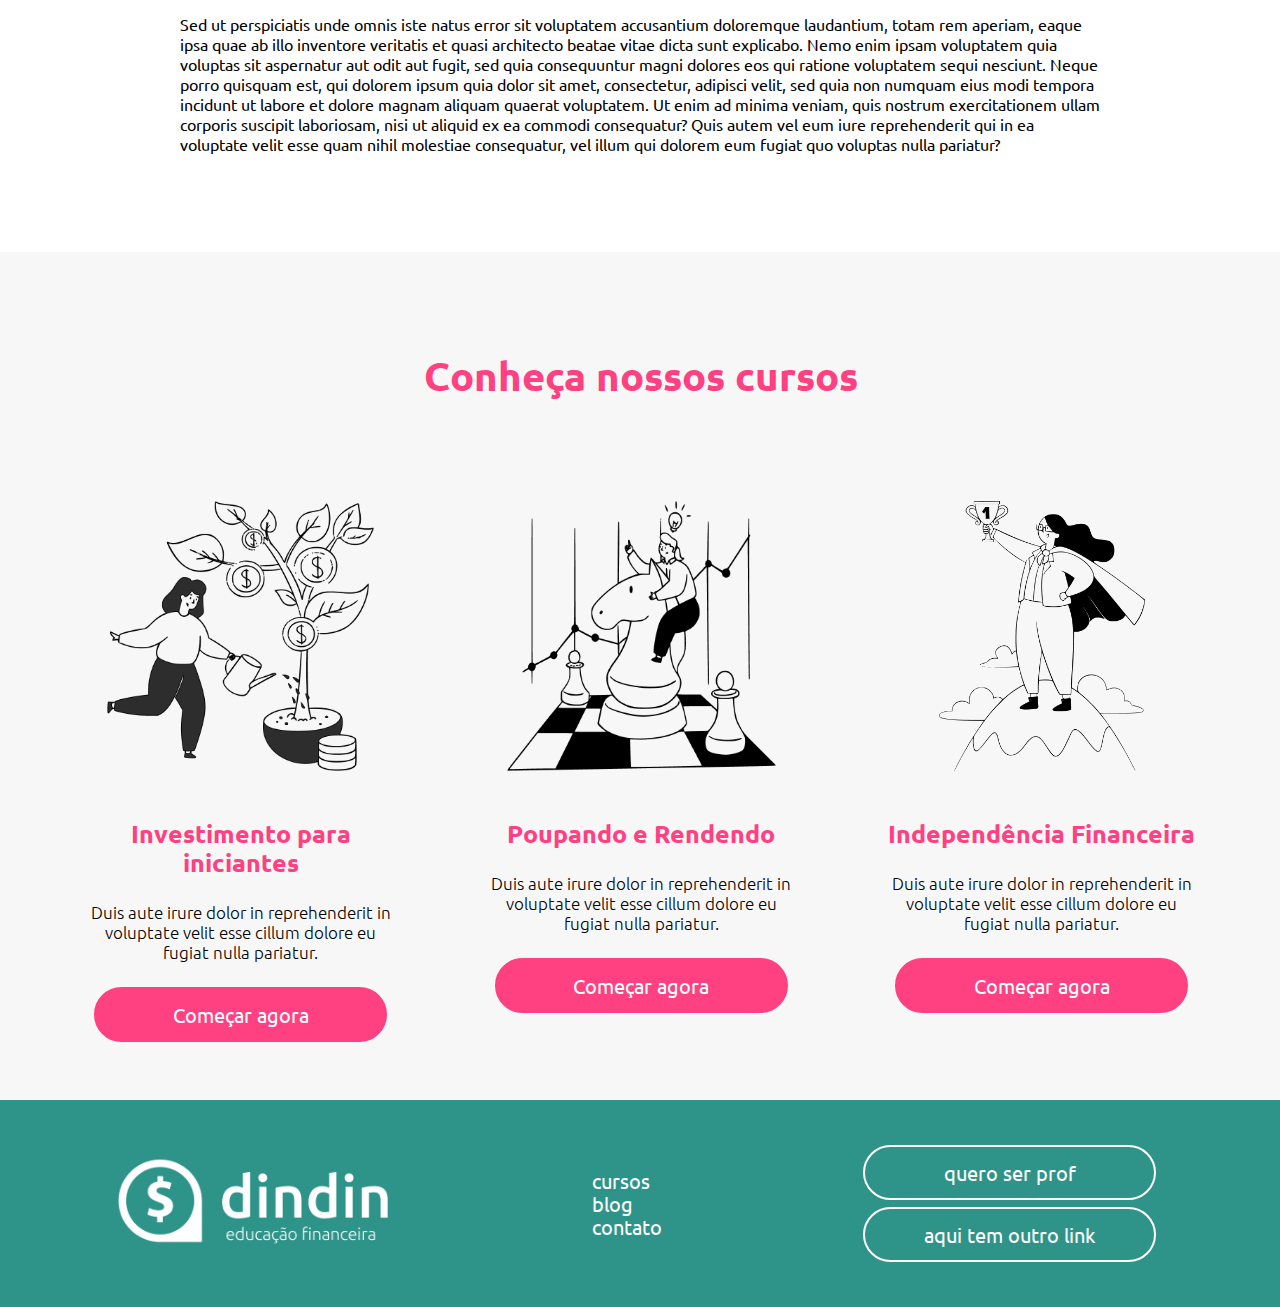
<file: pages/post.html>
<!DOCTYPE html>
<html lang="pt-br">

<head>
    <meta charset="UTF-8">
    <meta http-equiv="X-UA-Compatible" content="IE=edge">
    <meta name="viewport" content="width=device-width, initial-scale=1.0">
    <link rel="stylesheet" href="../css/style.css" />
    <link rel="preconnect" href="https://fonts.googleapis.com">
    <link rel="preconnect" href="https://fonts.gstatic.com" crossorigin>
    <link href="https://fonts.googleapis.com/css2?family=Ubuntu:wght@300;400;500;700&display=swap" rel="stylesheet">
    <title>DinDin</title>
</head>

<body>
    <header>
        <a href="../index.html"><img id="img-header" src="imagens/logo-header.png" alt="logo da dindin"></a>

        <nav class="nav-header">
            <li><a class="header-link" href="../pages/cursos.html" target="_self">CURSOS</a></li>
            <li><a class="header-link" href="../pages/blog.html" target="_self">BLOG</a></li>
            <li><a class="header-link" href="../pages/contato.html" target="_self">CONTATO</a></li>
        </nav>
    </header>

    <main>

<div class="card-container container-post"> 

        <div class="card">

            <div class="elemento-card">
                <h1 class="rosa">On the other hand, we denounce</h1>
                <p class="data-post">27 de dezembro de 2020</p>
            </div>


            <img class="elemento-card" id="img-p5" src="imagens/foto post pag 5.png" alt="img-p5">



            <p class="elemento-card texto-post">

                On the other hand, we denounce with righteous indignation and dislike men who are so beguiled and
                demoralized by the charms of pleasure of the moment, so blinded by desire, that they cannot foresee the
                pain and trouble that are bound to ensue; and equal blame belongs to those who fail in their duty
                through weakness of will, which is the same as saying through shrinking from toil and pain.<br></br>

                These cases are perfectly simple and easy to distinguish. In a free hour, when our power of choice is
                untrammelled and when nothing prevents our being able to do what we like best, every pleasure is to be
                welcomed and every pain avoided. But in certain circumstances and owing to the claims of duty or the
                obligations of business it will frequently occur that pleasures have to be repudiated and annoyances
                accepted.<br></br>

                The wise man therefore always holds in these matters to this principle of selection: he rejects
                pleasures to secure other greater pleasures, or else he endures pains to avoid worse pains.On the other
                hand, we denounce with righteous indignation and dislike men who are so beguiled and demoralized by the
                charms of pleasure of the moment, so blinded by desire, that they cannot foresee the pain and trouble
                that are bound to ensue; and equal blame belongs to those who fail in their duty through weakness of
                will, which is the same as saying through shrinking from toil and pain.</p><br></br>


            <h3 class="azul subtitulo-post">The cases are perfectly simple and easy to distinguish</h3><br></br>

            <p class="texto-post"> a free hour, when our power of choice is untrammelled and when nothing prevents our being able to do
            what we like best, every pleasure is to be welcomed and every pain avoided. But in certain circumstances
            and owing to the claims of duty or the obligations of business it will frequently occur that pleasures
            have to be repudiated and annoyances accepted.<br></br>

            At vero eos et accusamus et iusto odio dignissimos ducimus qui blanditiis praesentium voluptatum
            deleniti atque corrupti quos dolores et quas molestias excepturi sint occaecati cupiditate non
            provident, similique sunt in culpa qui officia deserunt mollitia animi, id est laborum et dolorum fuga.
            Et harum quidem rerum facilis est et expedita distinctio. Nam libero tempore, cum soluta nobis est
            eligendi optio cumque nihil impedit quo minus id quod maxime placeat facere possimus, omnis voluptas
            assumenda est, omnis dolor repellendus. Temporibus autem quibusdam et aut officiis debitis aut rerum
            necessitatibus saepe eveniet ut et voluptates repudiandae sint et molestiae non recusandae. Itaque earum
            rerum hic tenetur a sapiente delectus, ut aut reiciendis voluptatibus maiores alias consequatur aut
            perferendis doloribus asperiores repellat. </p><br></br>

            <h3 class="azul subtitulo-post">Sed ut perspiciatis unde omnis iste natus error sit</h3><br></br>

           <p class="texto-post">Sed ut perspiciatis unde omnis iste natus error sit voluptatem accusantium doloremque laudantium, totam
            rem aperiam, eaque ipsa quae ab illo inventore veritatis et quasi architecto beatae vitae dicta sunt
            explicabo. Nemo enim ipsam voluptatem quia voluptas sit aspernatur aut odit aut fugit, sed quia
            consequuntur magni dolores eos qui ratione voluptatem sequi nesciunt. Neque porro quisquam est, qui
            dolorem ipsum quia dolor sit amet, consectetur, adipisci velit, sed quia non numquam eius modi tempora
            incidunt ut labore et dolore magnam aliquam quaerat voluptatem. Ut enim ad minima veniam, quis nostrum
            exercitationem ullam corporis suscipit laboriosam, nisi ut aliquid ex ea commodi consequatur? Quis autem
            vel eum iure reprehenderit qui in ea voluptate velit esse quam nihil molestiae consequatur, vel illum
            qui dolorem eum fugiat quo voluptas nulla pariatur?</p>

        </div>

</div>

        <div class="card-container div-2-inicio">
            
            <div class="card"><h2 class="rosa subtitulo1-post elemento-card">Conheça nossos cursos</h2>
            </div>
            
            <section class="card subdiv-2-inicio">
                <img class="elemento-card" id="img-card" src="imagens/ilustra-investimento.png"
                    alt="Investimento">
                <h3 class="elemento-card rosa">Investimento para iniciantes</h4>
                    <p class="elemento-card">Duis aute irure dolor in reprehenderit in voluptate velit esse cillum
                        dolore eu fugiat nulla pariatur.</p>
                    <a class="elemento-card botao preenchimento-rosa contorno-rosa texto-branco"
                        href="./pages/cursos.html">Começar agora</a>
            </section>
            <section class="card subdiv-2-inicio">
                <img class="elemento-card" id="img-card" src="imagens/ilustra-poupando.png" alt="Polpando">
                <h3 class="elemento-card rosa">Poupando e Rendendo</h4>
                    <p class="elemento-card">Duis aute irure dolor in reprehenderit in voluptate velit esse cillum
                        dolore eu fugiat nulla pariatur.</p>
                    <a class="elemento-card botao preenchimento-rosa contorno-rosa texto-branco"
                        href="./pages/cursos.html">Começar agora</a>
            </section>
            <section class="card subdiv-2-inicio">
                <img class="elemento-card" id="img-card" src="imagens/ilustra-independencia.png"
                    alt="Independencia Financeira">
                <h3 class="elemento-card rosa">Independência Financeira</h4>
                    <p class="elemento-card">Duis aute irure dolor in reprehenderit in voluptate velit esse cillum
                        dolore eu fugiat nulla pariatur.</p>
                    <a class="elemento-card botao preenchimento-rosa contorno-rosa texto-branco"
                        href="./pages/cursos.html">Começar agora</a>
            </section>
        </div>
        </div>

    </main>

    <footer>
        <a href="../index.html"><img id="img-footer" src="imagens/logo-footer.png" alt="logo da dindin"></a>
        <nav>
            <li><a class="footer-link" href="../pages/cursos.html" target="_self">CURSOS</a></li>
            <li><a class="footer-link" href="../pages/blog.html" target="_self">BLOG</a></li>
            <li><a class="footer-link" href="../pages/contato.html" target="_self">CONTATO</a></li>
        </nav>
        <div>
            <!--------------------------------------------------------------------------------
                        A ESTRATÉGIA AQUI É DIVIDIR AS CARACTERÍSTICAS DE CADA BOTÃO 
                        EM CLASSES DISTINTAS PARA NÃO PRECISAR ESTILIZAR BOTÃO POR BOTÃO.
                        FAZENDO ASSIM, FICA MAIS FÁCIL MUDAR GLOBALMENTE AS CARACTERÍSTICAS 
                        DESSES ELEMENTOS.
                        NOTE QUE: TODOS OS BOTÕES POSSUEM A CLASSE "BOTAO"
                                CADA CARACTERÍSTICA DELE, COMO O PREENCHIMENTO, O CONTORNO E O TEXTO
                                SÃO ESTILIZADOS SEPARADAMENTE.
                    ---------------------------------------------------------------------------------->
            <a class="botao preenchimento-transparente contorno-branco texto-branco" href="../pages/contato.html">quero
                ser prof</a>
            <a class="botao preenchimento-transparente contorno-branco texto-branco" href="#">aqui tem outro link</a>
        </div>

    </footer>
</body>

</html>
</file>
<file: css/style.css>
/*STYLING GERAL*/

* {
    margin: 0;
    border: 0;
}
body{
    display: flex;
    overflow: auto;
    flex-wrap: wrap;
    font-family: 'Ubuntu';
    font-style: normal;
    overflow-x: hidden;
}

/*STYLING PARA O CABEÇALHO E O RODAPÉ DE TODAS AS PÁGINAS*/

header, footer{
    display: flex;
    align-items: center;
    justify-content: space-between;
    padding: 0 6.39vw;
    background-color: rgba(46, 148, 138, 1);
    box-shadow: 0px 3px 7px rgba(0, 0, 0, 0.25);
    height: 117px;
    width: 100vw;
}
/* @media (max-width: 1000px){
    header{
        width: 
    }
    footer{
        width: 
    }
} */
/*Como tods as outras características foram estilizada acima, basta estilizar a altura do footer*/
footer{
    box-shadow: none;
    overflow: auto;
    flex-wrap: wrap;
    height: 207px;
    padding: 0 9.17vw;
}

/*Estilização das imagens do cabeçalho e rodapá*/
#img-header{
    width: 17vw; /*    A largura do elemento será 17% (pelo figma: 244px/1440px), 
                 relativo ao View Window Width (largura da área de visualização) */
    height: 5.5vw;   
}
#img-footer{
    width: 21.86vw;
    height: 7.1vw;
}

/*Estilização dos links do cabeçalho e rodapé*/
.header-link, .footer-link{
    display: flex;    
    text-decoration: none;
    font-weight: 700;
    font-size: 20px;
    line-height: 23px;
    text-transform: uppercase;
    color: #FDFDFD;
    margin: 0 2.78vw;
}
.nav-header{
    display: flex;
    flex-wrap: nowrap;
    flex-direction: line;
    justify-content: space-between;
}

.footer-link{
    text-transform: lowercase;
    font-weight: 400;
}
li{
    list-style-type: none;
}

/*ESTILIZAÇÃO DOS BOTÕES INTERATIVOS*/

/***********************************

    A ESTRATÉGIA E SEPARAR TUDO PAR 
FACILITAR MUDANÇAS FUTURAS.

************************************/

.botao{/*ESTILIZA APENAS O BÁSICO DO BOTÃO*/
    display: flex;
    justify-content: center;
    align-items: center;
    text-decoration: none;
    margin: 6.5px;
    height: 51px;
    width: 289px;
    border-radius: 62px;
}
.preenchimento-transparente{
    background-color: transparent;
}
.preenchimento-azul{
    background-color:  #2E948A;
}
.preenchimento-rosa{
    background-color: #FF4081;
}
.contorno-branco{ /*DÁ A ELE UM CONTORNO BRANCO*/
    border: 2px solid #FFFFFF;
}
.contorno-azul{
    border: 2px solid #2E948A;
}
.contorno-rosa{
    border: 2px solid #FF4081;
}
.texto-branco{ /*ESTILIZA A FONTE*/
    font-weight: 400;
    font-size: 20px;
    line-height: 23px;
    text-align: center;
    color: #FFFFFF;
}
.texto-rosa{
    font-weight: 400;
    font-size: 25px;
    line-height: 29px;
    color: #FF4081;
}

/*ESTILIZAÇÃO DOS TEXTOS*/

/**********************************************************

DIVIDI TODOS OS TITULOS EM 3 TIPOS:

    > H1
    > H2
    > H3

Cada um poderá receber uma de 2 cores disponíveis:
    1 - rosa =  #FF4081;
    2 - azul =  #2E948A;

***********************************************************/
h1, h2, h3{
    font-weight: 700;
    font-size: 60px;
    line-height: 69px;
}
h2{
    font-size: 40px;
    line-height: 50px;
}
h3{
    font-size: 25px;
    line-height: 29px;
}
.rosa{
    color: #FF4081;
}
.azul{
    color: #2E948A;
}

/*ESTILIZAÇÃO ESPECÍFICA PARA CRIAÇÃO DE CARDS*/

/*               INSTRUÇÕES:                  */
/*
    0 - TODO CONTAINER/DIV QUE CONETNHA UM CAR-
ROCEL DE CARDS, DEVE CONTER A CLASSE "card-con-
tainer"; 
    1 - TODO CARD DEVE CONTER A CLASSE ".card"
NA SUA DIV PAI;
    2 - TODO ELEMENTO DO CARD DEVE CONTER A 
CLASSE "elemento-card";
    3 - DEVE-SE CRIAR UMA CLASSE ESPECÍFICA PARA
CADA CLASSE ONDE SE ESPECIFIQUEM AS DIMENSÕES DA 
DIV PAI.
    4 - POR DEFAULT, TODO CARD TERÁ OS ELEMENTOS
JUSTIFICADOS AO CENTRO.

ESTRUTURA PADRÃO PARA NO HTML::after

    <div class="card-container">
        <div class="card">
            <h1 class="elemento-card">TextoTextoTexto</h1>
            <a class="elemento-card" href="link">LinkLinkLink</a>
        </div>
        <div class="card">
            <h1 class="elemento-card">TextoTextoTexto</h1>
            <a class="elemento-card" href="link">LinkLinkLink</a>
        </div>
        .
        .
        .
    </div>
 
VEJA LINHA 40 DO ARQUIVO "index.html"
  
*/
.card-container{
    display: flex;
    flex-wrap: wrap;
    justify-content: space-evenly;    
}
.card{
    flex-direction: column;  
    text-align: center;   
}    
.elemento-card{
    align-items: center;
    margin: auto;
}
#img-card{
    object-fit: cover;
    width: auto;
    min-width: 200px ;
    height: 18.8vw;
    min-height: 270px;
}

/*********************************************************

    A PARTIR DAQUI, COMEÇAM AS ESTILIZAÇÕES ESPECÍFICAS
                À CADA PÁGINA DO PROJETO.

**********************************************************/


/*INÍCIO ESTILIZAÇÃO ESPECÍFICA PARA PÁGINA "INICIO"*/

/*Primeira div "Educação Financeira é tudo de bom"*/

.div-1-inicio{/*setamos as dimensões da div que contei o card "Educação Financeira é tudo de bom"*/
    width: 100vw;
    margin: 9.4vw 0 4.6vw 0;
}
.subdiv-1-inicio{/*sobrescrevemos as propriedades de alinhamento para que
                 tudo se alinhe à esqued nesse card, como no Figma      */
      margin: 0;
      text-align: left;
}
#index-ilustra-banner{/*Configuramos as dimensões da imagem da primeira div*/
    display: flex;
    justify-content: space-evenly;
    width: 34.8vw;
    height: 35.49vw;
    min-width: 334px;
    min-height: 340.7px;
}
.subdiv-1-inicio h1{/*dimensionamos a área da caixa de testo contendo o título*/
    width: 32vw;
    height: auto;
}
.subdiv-1-inicio p{/*Especificamos as dimensões para o parágrafo que segue o 
                   título, assim como as características da fonte          */
    width: 25vw;
    height: 4.3vw;
    margin: 19px 0 38px 0;
    font-weight: 400;
    font-size: 27px;
    line-height: 31px;
    color: #555555;
}
.subdiv-1-inicio a{
    margin: 0;/*Esta linha garante que o botão esteja alinhado à esqueda*/
}


/*        Segunda div: Carrocel de Cursos      */


.div-2-inicio{/*Estilizamos todo o carrocel*/
    background-color: #F7F7F7;
    padding: 7.6vw  0;
}

.subdiv-2-inicio{/*Estilizamos as dimensões dos cards*/
    width: 25vw;
    min-width: 304px;
    height: 34.9vw;
    min-height: 502px;
}
.subdiv-2-inicio h3{/*Garantimos espaçamento adequado neste título*/
    margin-top: 45px;
}
.subdiv-2-inicio p{/*Assim como no parágrafo de suporte*/
    margin: 25px 0; 
    font-weight: 300;
    font-size: 17px;
    line-height: 20px;
    color: black;
}


/*           Terceira div: Depoimentos          */

.div-3-inicio{
    padding-bottom: 10.8vw;
}
.titulo-3e4-inicio{
    padding: 8.3vw 49% 5.4vw 8.9vw;    
}
.subdiv-3-inicio{/*Estilizamos as dimensões dos cards*/
    display: inline-flex;
    justify-content: space-around;
    text-align: start;
    flex-direction: row;
    width: 36vw;
    height: 10vw;
}
.depoimento, .nome-depoente{
    text-align: left;
}
.depoimento{
    width: 22.5vw;
    height: 4.88vw;
    font-weight: 300;
    font-size: 15px;
    line-height: 17px;
    color: #000000;
}
.nome-depoente{
    width: 22.5vw;
    height: 2vw;
    font-weight: 400;
    font-size: 18px;
    line-height: 25px;
    color: #000000;
}
#img-depoente{
   height: 9vw;
   width: 9vw;
}


/*       Quarta div: "Mais Conteúdo Para Você"      */

.div-4-inicio{
    align-items: center;
    background-color: #F7F7F7;
    padding-bottom: 3.7vw;    
}
.subdiv-4-inicio{
    width: 22.2vw;
    margin: 0 5%;
}
.titulo-post-inicio{
    padding-top: 1%;
    text-align: start;
}
.subtitulo-post-inicio{
    text-align: start;
    width: 22.2vw;
    padding-bottom: 7vw;
    font-weight: 300;
    font-size: 18px;
    line-height: 21px;
    color: #000000;   
}
#img-mockup{
    width: 100%;
}
.botao-ver-posts{
    justify-content: space-around;
}

/*FIM ESTILIZAÇÃO ESPECÍFICA PARA PÁGINA "INICIO"*/

/*INÍCIO ESTILIZAÇÃO ESPECÍFICA PARA PÁGINA "CURSOS"*/

.conteudo-pagina2 {
    display: flex;
    flex-direction: column;
    justify-content: flex-start;
    gap: 100px;
    margin-top: 100px;
    margin-bottom: 160px;
    margin-left: 80px;
    margin-right: 80px;
}

.titulo-pagina2 {
    display: flex;
    flex-direction: column;
    align-items: start;
  
}
.paragrafopagina2{
    font-size: 20px;
    color: #555555;
    }
.cards-pagina2 {
    display: flex;
    flex-direction: column;
    justify-content: flex-start;
    align-items: center;
    gap: 140px;
  
}
.card-pagina2 {
    display: flex;
    

}
.elementos-card-pagina2 {
    display: flex;
    flex-direction: column;
    align-items: start;
    justify-content: space-evenly;
    margin-left:3%;
}

.paragrafocardpagina2{
    font-size: 18px;
    text-align: left;
}
.botao-pagina2 {
    align-items: center;
}

.linhahorizontal {
    border: 5px solid #c4c4c4;
    width: 100%;
}
/*FIM ESTILIZAÇÃO ESPECÍFICA PARA PÁGINA "CURSOS"*/

/*INÍCIO ESTILIZAÇÃO ESPECÍFICA PARA PÁGINA "CURSO"*/

.pag-cursos {
    display: flex;
    flex-direction: column;
    width: 100%;
    gap: 50px;
    margin-top: 100px;
    margin-bottom: 160px;
    margin-left: 80px;
    margin-right: 80px;
}

.card-intro {
    text-align: left;
    display: flex;
    width: auto;
    height: 381px;
    left: 202px;
    top: 197px;
    flex-direction: column;
    gap: 30px;

}

.intro {
    display: flex;
    text-align: center;
    height: 400px;
    justify-content: center;
    padding: 3%;
}

.intro h1 {

    width: 512px;
    height: 126px;
    left: 202px;
    top: 210px;

    font-family: 'Ubuntu';
    font-style: normal;
    font-weight: 700;
    font-size: 55px;
    line-height: 63px;

    color: #FF4081;
}

.intro p {

    width: 461px;
    height: 186px;
    left: 202px;
    top: 358px;

    font-family: 'Ubuntu';
    font-style: normal;
    font-weight: 300;
    font-size: 20px;
    line-height: 23px;
    display: flex;
    align-items: center;

}

.intro img {

    left: 52.15%;
    right: 21.46%;
    top: 9.38%;
    bottom: 72.49%;
}


.cursotitulo, .cursodesc {
    padding: 3%;
}

.cardaulas {
    width:100%;
    padding: 0 30%;
}


.aulas{
    width:100%;
}

#img-aula{
    width: 462px;
    height: 261px;
}   

.fundo {
    height: 1200px;
    width:100vw;
    background: #F7F7F7;
    padding: 3% 0;
}

.fundo {
    width: 100vw;
    height: 1200px;
    background: #F7F7F7;
}


.linha {

width: 90%;
height: 3px;
left: 98px;
top: 1480px;

background: #C4C4C4;
}

.linha1 {
    width: 90%;
height: 3px;
left: 98px;
top: 1480px;

background: #C4C4C4;
}


/*FIM ESTILIZAÇÃO ESPECÍFICA PARA PÁGINA "CURSO"*/

/*INÍCIO ESTILIZAÇÃO ESPECÍFICA PARA PÁGINA "CONTATO"*/
.div-contato{
    width: 100vw;
    justify-content: space-evenly;
    align-items: flex-end;
    padding: 10% 0;
}
.subdiv-contato{
    width: 34vw;
    flex-direction: column;
    justify-content: left;
    align-items: start;
    text-align: left;
}
.titulo-contato{
    margin-bottom: 6%;
}
.subdiv-contato textarea{
    text-align: left;
    border: 1px solid #686868;
    width: 100%;
    margin: 1% 0;
    padding-left:  5%;
    border-radius: 7px;
    font-weight: 400;
    font-size: 16px;
    line-height: 22px;
    color: #58555D;
}
.subdiv-contato input{
    width: 120px;
    margin: 0;
}
#img-contato{
    display: flex;
    justify-content: space-evenly;
    width: auto;
    height: 71%;
    min-width: 100px;
    min-height: 100px;
}

/*FIM ESTILIZAÇÃO ESPECÍFICA PARA PÁGINA "CONTATO"*/

/*INÍCIO ESTILIZAÇÃO ESPECÍFICA PARA PÁGINA "BLOG"*/
#cabc{
    display: flex;
    align-items: center;
    justify-content: center;
    gap: 150px;
    padding-bottom: 89px;
}
#cabc section{
    width: 461px;
    height: 110px;
    text-align: start;
    
    
}
#cabc h2{
    padding-bottom: 40px;
}
.cont{
    background-color: #F7F7F7;
}
#img-blog{
    width: 36vw;
    height: 17vw;
}
.blog-card{
    width: 36vw;
}
.pad-top{
    padding-top: 100px;
}
.txt-rs{
    text-align: start;
}
.txt-cont{
    text-align: start;
    padding-bottom: 100px;
}
.pad-bt{
    padding-bottom: 170px;
}
/*FIM ESTILIZAÇÃO ESPECÍFICA PARA PÁGINA "BLOG"*/

/*INÍCIO ESTILIZAÇÃO ESPECÍFICA PARA PÁGINA "POST"*/

.container-post{ /* Padronização de largura e altura do elemento container */
    padding: 7.7vw 14.1vw 7.7vw 14.1vw; 
}

#img-p5{ /* Dimencionamento da imagem principal da pagina */
    width: 72vw;
    height: auto;
    margin: 70px 0px 70px 0;
}

.data-post{ /* Estilização da fonte abaixo do titulo */
    font-weight: 300;
    font-size: 18px;
    line-height: 21px;
    color: #9D9D9D;
    margin-top: 12px;
}

.texto-post{ /* Padronização para o paragrafo se iniciar a esqueda */
    text-align: start;
}

.subtitulo-post{ /* Padronização para os subtitulos se iniciarem a esqueda */
    text-align: start;
}

.subtitulo1-post{ /* Alinhamento titulo das imagens do card final */
width: 100vw;
padding-bottom: 101px;
}

/*FIM ESTILIZAÇÃO ESPECÍFICA PARA PÁGINA "POST"*/
</file>
